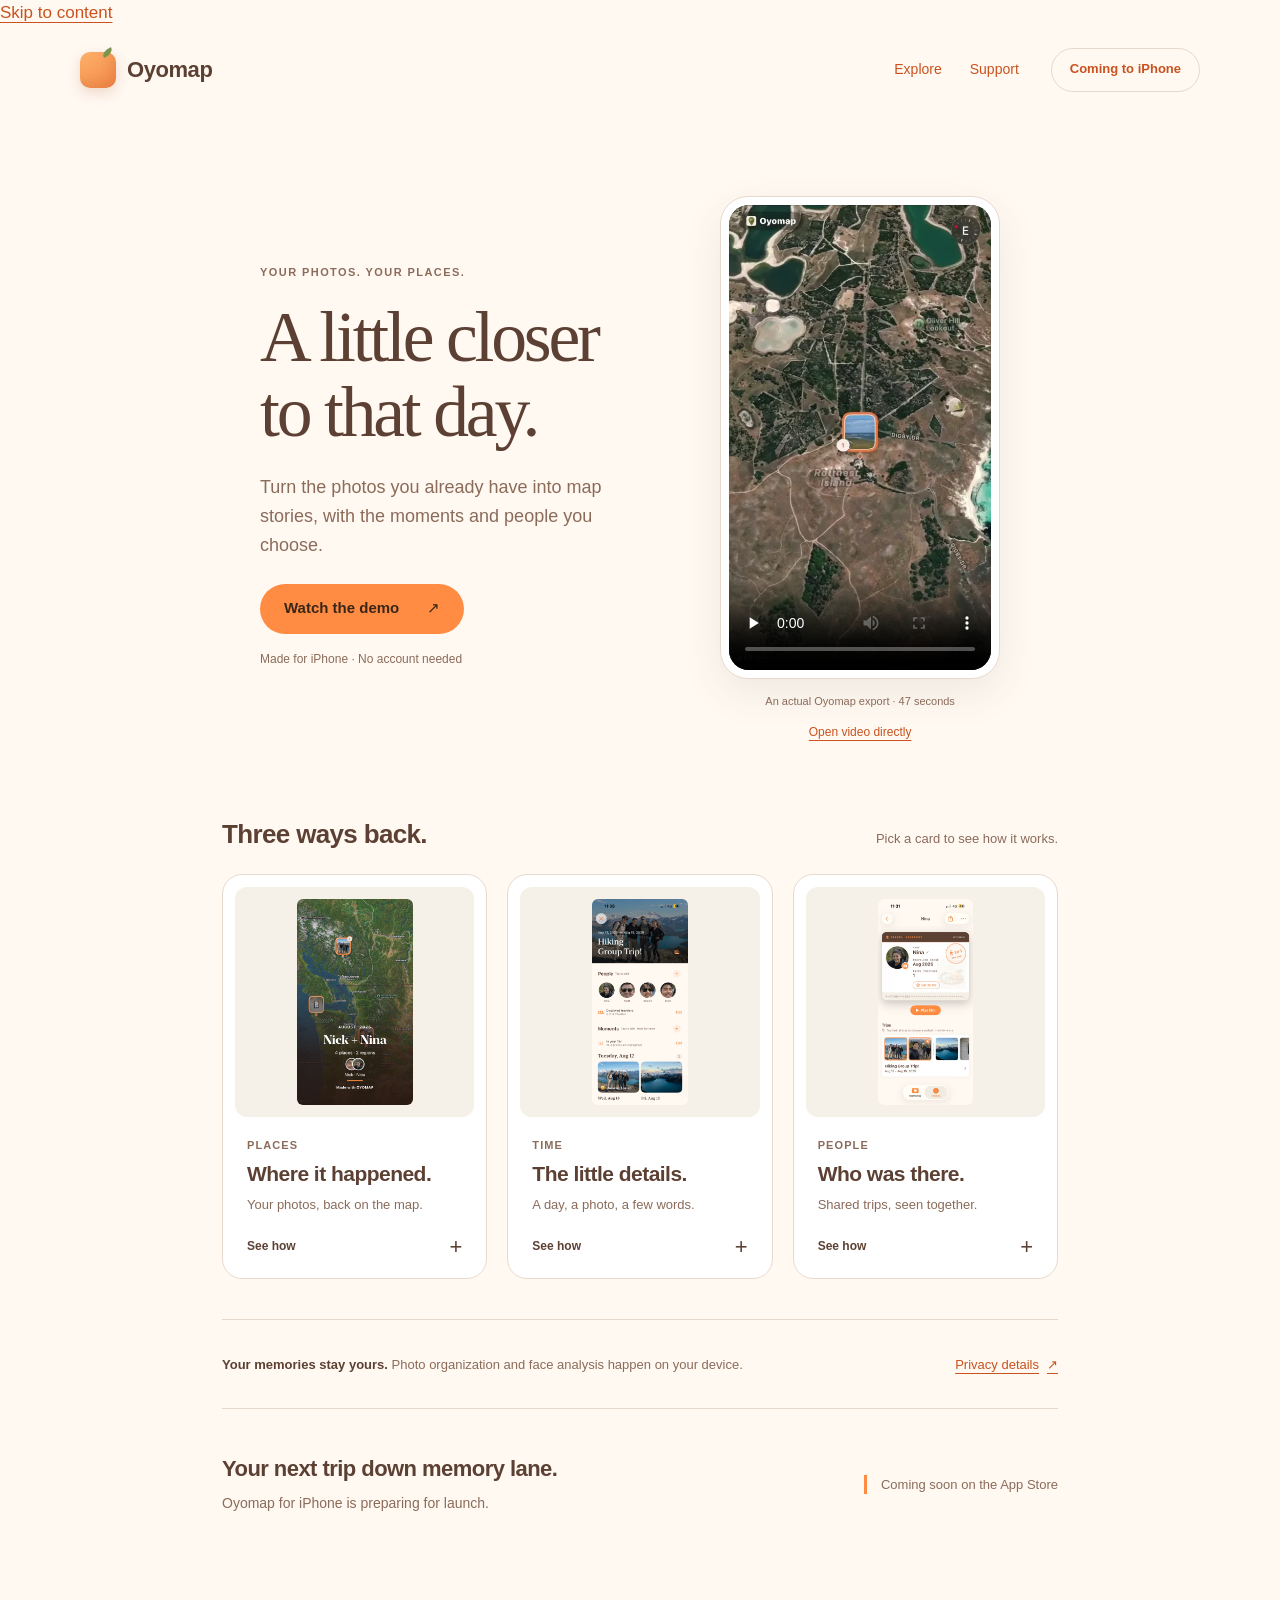
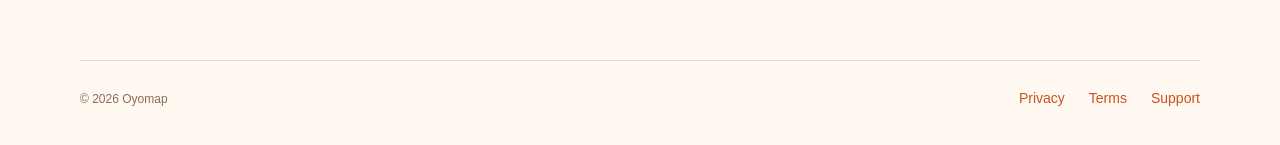
<file: index.html>
<!doctype html>
<html lang="en">
<head>
  <meta charset="utf-8">
  <meta name="viewport" content="width=device-width, initial-scale=1">
  <meta name="description" content="Turn your photos into map stories. Revisit the places, moments, and people you choose with Oyomap for iPhone.">
  <meta name="theme-color" content="#fff9f2">
  <title>Oyomap — A little closer to that day</title>
  <link rel="canonical" href="https://www.oyomap.com/">
  <link rel="stylesheet" href="assets/styles.css">
  <link rel="stylesheet" href="assets/home.css">
  <script src="assets/home.js" defer></script>
</head>
<body class="home">
  <a class="skip-link" href="#main">Skip to content</a>
  <header class="web-header page-width">
    <a class="brand" href="./" aria-label="Oyomap home"><span class="brand-mark" aria-hidden="true"></span><span>Oyomap</span></a>
    <nav aria-label="Primary navigation"><a href="#explore">Explore</a><a href="support/">Support</a></nav>
    <a class="launch-link" href="#launch">Coming to iPhone</a>
  </header>
  <main id="main">
    <section class="hero page-width" aria-labelledby="hero-title">
      <div class="hero-intro">
        <p class="eyebrow">Your photos. Your places.</p>
        <h1 id="hero-title">A little closer<br>to that day.</h1>
        <p class="hero-description">Turn the photos you already have into map stories, with the moments and people you choose.</p>
        <a class="primary-action" href="#demo">Watch the demo <span aria-hidden="true">↗</span></a>
        <p class="hero-note">Made for iPhone · No account needed</p>
      </div>
      <figure class="demo" id="demo">
        <div class="video-shell">
          <video id="product-film" controls playsinline preload="none" poster="assets/oyomap-autoplay-poster.webp" aria-label="Play the 47-second Oyomap map story demo" aria-describedby="demo-caption">
            <source src="assets/oyomap-autoplay.mp4" type="video/mp4">
            <a href="assets/oyomap-autoplay.mp4">Open the demo video</a>.
          </video>
        </div>
        <figcaption id="demo-caption">An actual Oyomap export · 47 seconds</figcaption>
        <p class="video-status" role="status" hidden></p>
        <a class="video-fallback" href="assets/oyomap-autoplay.mp4">Open video directly</a>
      </figure>
    </section>
    <section class="explore page-width" id="explore" aria-labelledby="explore-title">
      <div class="section-heading"><h2 id="explore-title">Three ways back.</h2><p>Pick a card to see how it works.</p></div>
      <div class="feature-grid">
        <details class="feature" id="places">
          <summary><span class="feature-image"><img src="assets/friend-map-card.jpeg" alt="Oyomap export card showing Nick and Nina’s mapped places" width="864" height="1536" loading="lazy"></span><span class="feature-copy"><span class="feature-label">Places</span><span class="feature-title">Where it happened.</span><span class="feature-teaser">Your photos, back on the map.</span><span class="feature-action"><span class="when-closed">See how</span><span class="when-open">Close details</span><span class="plus" aria-hidden="true">+</span></span></span></summary>
          <div class="feature-detail"><h3>Make a map story</h3><ol><li>Choose photos from your camera roll.</li><li>Revisit the places in a moving map story.</li><li>Export a film or a map card to keep or share.</li></ol><a href="assets/friend-map-card.jpeg">View the full map card <span aria-hidden="true">↗</span></a></div>
        </details>
        <details class="feature" id="moments">
          <summary><span class="feature-image"><img src="assets/trip-moments.jpeg" alt="Hiking Group Trip editor with people and photos arranged by day" width="709" height="1536" loading="lazy"></span><span class="feature-copy"><span class="feature-label">Time</span><span class="feature-title">The little details.</span><span class="feature-teaser">A day, a photo, a few words.</span><span class="feature-action"><span class="when-closed">See how</span><span class="when-open">Close details</span><span class="plus" aria-hidden="true">+</span></span></span></summary>
          <div class="feature-detail"><h3>Keep the moments that matter</h3><ol><li>Open your trip and browse its days.</li><li>Tap a photo to add your own words.</li><li>Choose which moments appear in your film.</li></ol><a href="assets/trip-moments.jpeg">View the trip editor <span aria-hidden="true">↗</span></a></div>
        </details>
        <details class="feature" id="people">
          <summary><span class="feature-image"><img src="assets/friend-passport.jpeg" alt="Nina’s travel passport showing one trip together and a hiking trip" width="709" height="1536" loading="lazy"></span><span class="feature-copy"><span class="feature-label">People</span><span class="feature-title">Who was there.</span><span class="feature-teaser">Shared trips, seen together.</span><span class="feature-action"><span class="when-closed">See how</span><span class="when-open">Close details</span><span class="plus" aria-hidden="true">+</span></span></span></summary>
          <div class="feature-detail"><h3>Revisit with a friend</h3><ol><li>Open a person in Friends.</li><li>Browse the trips you shared in their passport.</li><li>Tap Play film to revisit those memories.</li></ol><a href="assets/friend-film.jpeg">View the Friend Film screen <span aria-hidden="true">↗</span></a><img class="detail-screen" src="assets/friend-film.jpeg" alt="Nick + Nina Friend Film preview with Theme and Play controls" width="709" height="1536" loading="lazy"></div>
        </details>
      </div>
    </section>
    <aside class="privacy-strip page-width" id="privacy" aria-label="Privacy"><p><strong>Your memories stay yours.</strong> Photo organization and face analysis happen on your device.</p><a href="privacy/">Privacy details <span aria-hidden="true">↗</span></a></aside>
    <section class="launch page-width" id="launch" aria-labelledby="launch-title"><div><h2 id="launch-title">Your next trip down memory lane.</h2><p>Oyomap for iPhone is preparing for launch.</p></div><span class="launch-status">Coming soon on the App Store</span></section>
  </main>
  <footer class="web-footer page-width"><span>© 2026 Oyomap</span><nav aria-label="Footer navigation"><a href="privacy/">Privacy</a><a href="terms/">Terms</a><a href="support/">Support</a></nav></footer>
</body>
</html>
</file>
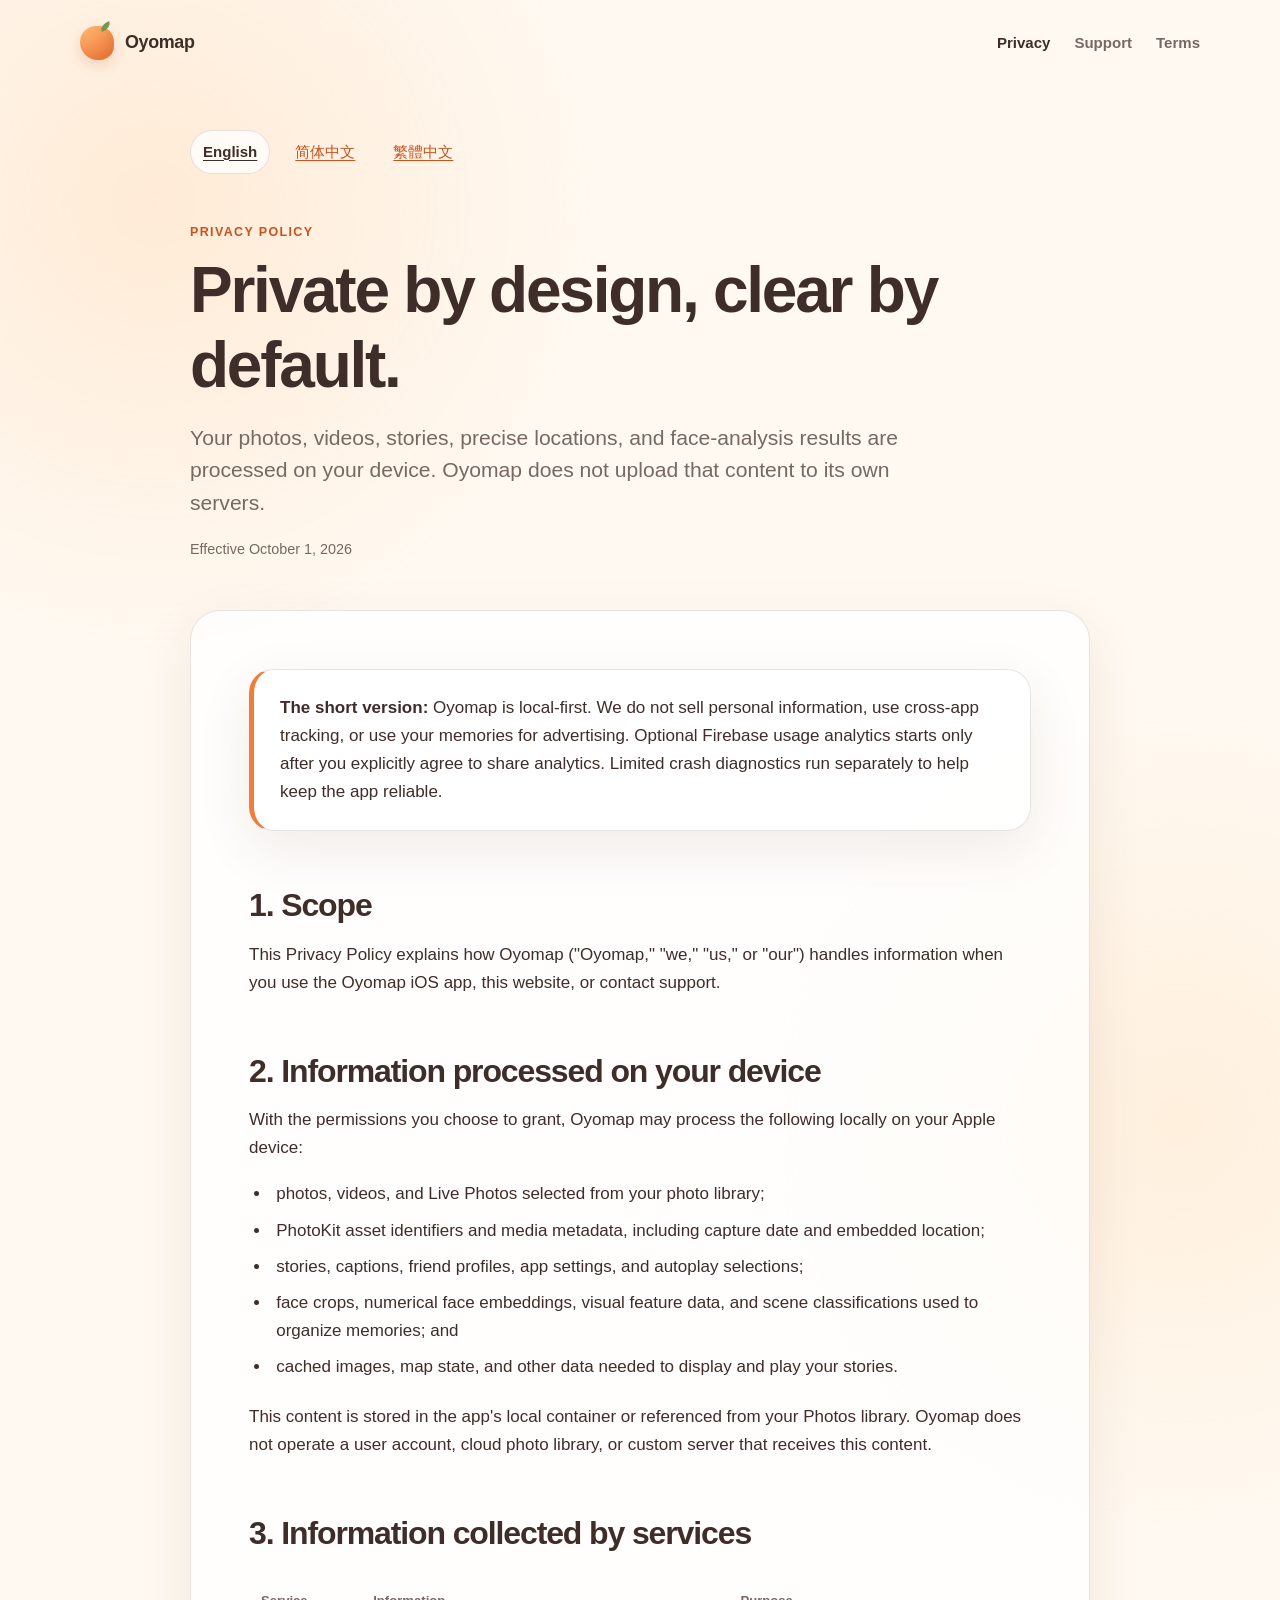
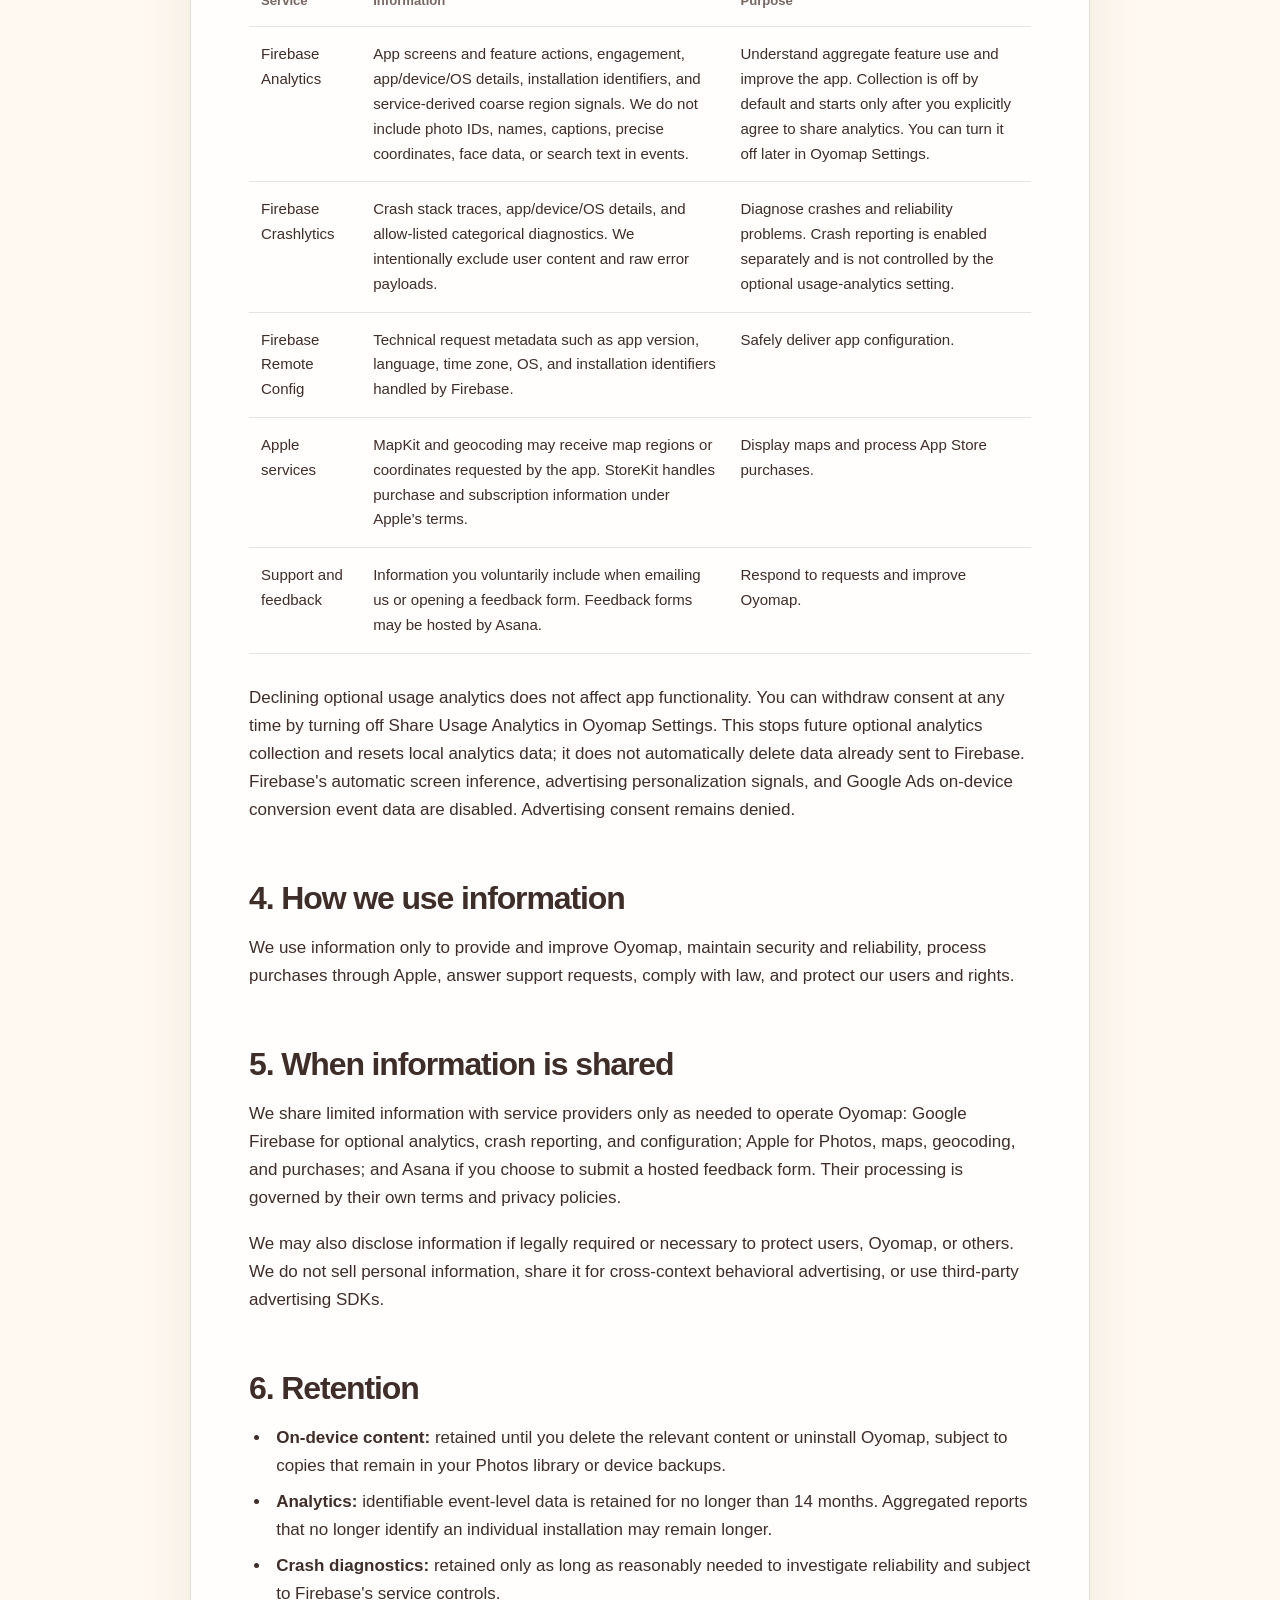
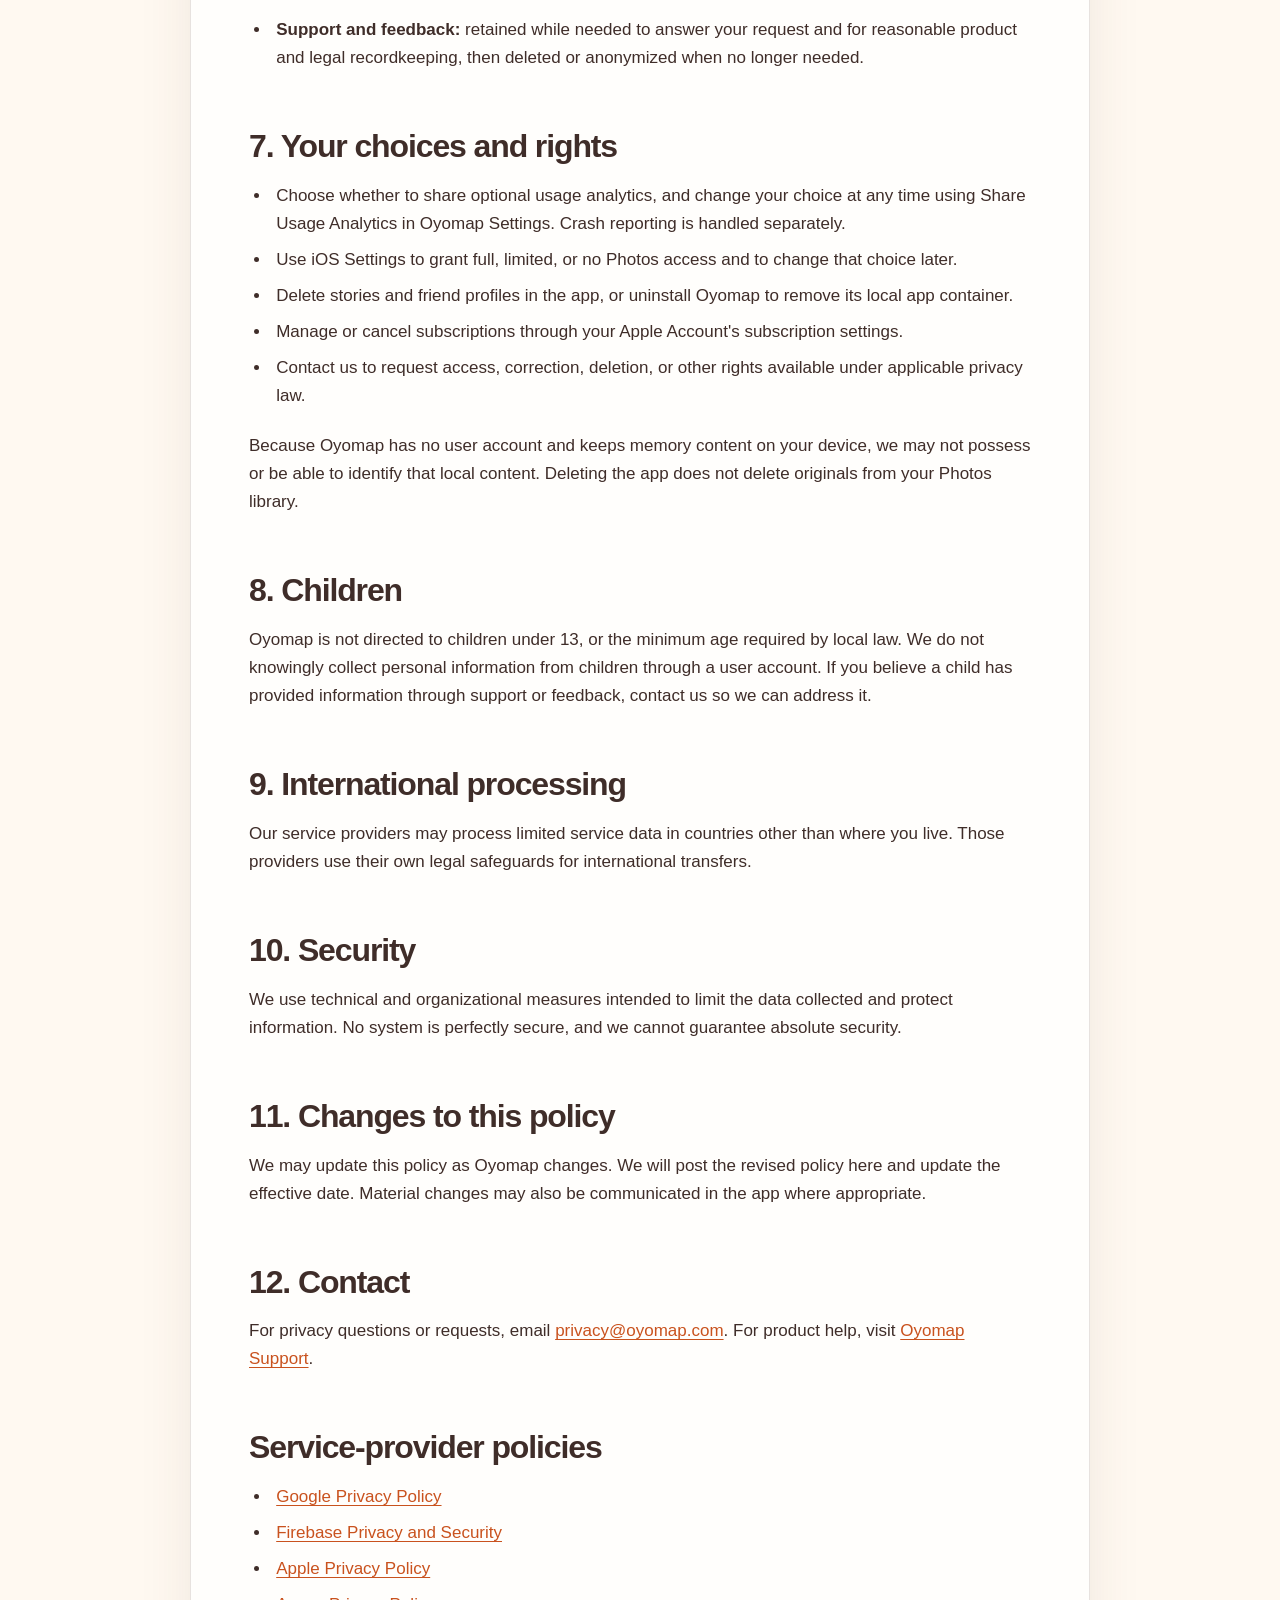
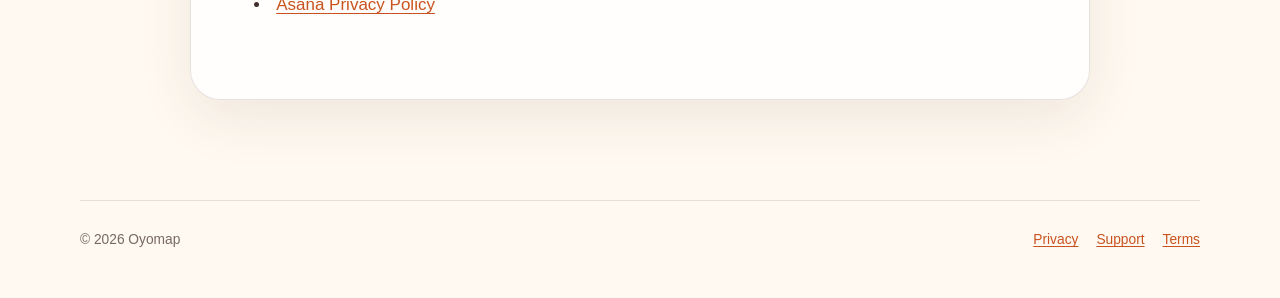
<file: privacy/index.html>
<!DOCTYPE html>
<html lang="en">
<head>
  <meta charset="utf-8">
  <meta name="viewport" content="width=device-width, initial-scale=1">
  <meta name="description" content="Oyomap privacy policy.">
  <title>Privacy Policy — Oyomap</title>
  <link rel="canonical" href="https://www.oyomap.com/privacy/">
  <link rel="alternate" hreflang="en" href="https://www.oyomap.com/privacy/">
  <link rel="alternate" hreflang="zh-Hans" href="https://www.oyomap.com/privacy/zh-Hans/">
  <link rel="alternate" hreflang="zh-Hant" href="https://www.oyomap.com/privacy/zh-Hant/">
  <link rel="alternate" hreflang="x-default" href="https://www.oyomap.com/privacy/">
  <link rel="stylesheet" href="../assets/styles.css">
</head>
<body>
  <header class="site-header">
    <a class="brand" href="../" aria-label="Oyomap legal and support home">
      <span class="brand-mark" aria-hidden="true"></span>
      <span>Oyomap</span>
    </a>
    <nav class="site-nav" aria-label="Legal navigation">
      <a href="./" aria-current="page">Privacy</a>
      <a href="../support/">Support</a>
      <a href="../terms/">Terms</a>
    </nav>
  </header>

  <main class="legal-page">
    <nav class="language-nav" aria-label="Policy language">
      <a href="./" lang="en" hreflang="en" aria-current="page">English</a>
      <a href="./zh-Hans/" lang="zh-Hans" hreflang="zh-Hans">简体中文</a>
      <a href="./zh-Hant/" lang="zh-Hant" hreflang="zh-Hant">繁體中文</a>
    </nav>
    <section class="hero">
      <p class="eyebrow">Privacy Policy</p>
      <h1>Private by design, clear by default.</h1>
      <p class="lead">Your photos, videos, stories, precise locations, and face-analysis results are processed on your device. Oyomap does not upload that content to its own servers.</p>
      <p class="meta">Effective October 1, 2026</p>
    </section>

    <article class="legal-body">
      <div class="callout">
        <p><strong>The short version:</strong> Oyomap is local-first. We do not sell personal information, use cross-app tracking, or use your memories for advertising. Optional Firebase usage analytics starts only after you explicitly agree to share analytics. Limited crash diagnostics run separately to help keep the app reliable.</p>
      </div>

      <h2>1. Scope</h2>
      <p>This Privacy Policy explains how Oyomap ("Oyomap," "we," "us," or "our") handles information when you use the Oyomap iOS app, this website, or contact support.</p>

      <h2>2. Information processed on your device</h2>
      <p>With the permissions you choose to grant, Oyomap may process the following locally on your Apple device:</p>
      <ul>
        <li>photos, videos, and Live Photos selected from your photo library;</li>
        <li>PhotoKit asset identifiers and media metadata, including capture date and embedded location;</li>
        <li>stories, captions, friend profiles, app settings, and autoplay selections;</li>
        <li>face crops, numerical face embeddings, visual feature data, and scene classifications used to organize memories; and</li>
        <li>cached images, map state, and other data needed to display and play your stories.</li>
      </ul>
      <p>This content is stored in the app's local container or referenced from your Photos library. Oyomap does not operate a user account, cloud photo library, or custom server that receives this content.</p>

      <h2>3. Information collected by services</h2>
      <table class="data-table">
        <thead>
          <tr><th>Service</th><th>Information</th><th>Purpose</th></tr>
        </thead>
        <tbody>
          <tr>
            <td data-label="Service">Firebase Analytics</td>
            <td data-label="Information">App screens and feature actions, engagement, app/device/OS details, installation identifiers, and service-derived coarse region signals. We do not include photo IDs, names, captions, precise coordinates, face data, or search text in events.</td>
            <td data-label="Purpose">Understand aggregate feature use and improve the app. Collection is off by default and starts only after you explicitly agree to share analytics. You can turn it off later in Oyomap Settings.</td>
          </tr>
          <tr>
            <td data-label="Service">Firebase Crashlytics</td>
            <td data-label="Information">Crash stack traces, app/device/OS details, and allow-listed categorical diagnostics. We intentionally exclude user content and raw error payloads.</td>
            <td data-label="Purpose">Diagnose crashes and reliability problems. Crash reporting is enabled separately and is not controlled by the optional usage-analytics setting.</td>
          </tr>
          <tr>
            <td data-label="Service">Firebase Remote Config</td>
            <td data-label="Information">Technical request metadata such as app version, language, time zone, OS, and installation identifiers handled by Firebase.</td>
            <td data-label="Purpose">Safely deliver app configuration.</td>
          </tr>
          <tr>
            <td data-label="Service">Apple services</td>
            <td data-label="Information">MapKit and geocoding may receive map regions or coordinates requested by the app. StoreKit handles purchase and subscription information under Apple's terms.</td>
            <td data-label="Purpose">Display maps and process App Store purchases.</td>
          </tr>
          <tr>
            <td data-label="Service">Support and feedback</td>
            <td data-label="Information">Information you voluntarily include when emailing us or opening a feedback form. Feedback forms may be hosted by Asana.</td>
            <td data-label="Purpose">Respond to requests and improve Oyomap.</td>
          </tr>
        </tbody>
      </table>
      <p>Declining optional usage analytics does not affect app functionality. You can withdraw consent at any time by turning off Share Usage Analytics in Oyomap Settings. This stops future optional analytics collection and resets local analytics data; it does not automatically delete data already sent to Firebase. Firebase's automatic screen inference, advertising personalization signals, and Google Ads on-device conversion event data are disabled. Advertising consent remains denied.</p>

      <h2>4. How we use information</h2>
      <p>We use information only to provide and improve Oyomap, maintain security and reliability, process purchases through Apple, answer support requests, comply with law, and protect our users and rights.</p>

      <h2>5. When information is shared</h2>
      <p>We share limited information with service providers only as needed to operate Oyomap: Google Firebase for optional analytics, crash reporting, and configuration; Apple for Photos, maps, geocoding, and purchases; and Asana if you choose to submit a hosted feedback form. Their processing is governed by their own terms and privacy policies.</p>
      <p>We may also disclose information if legally required or necessary to protect users, Oyomap, or others. We do not sell personal information, share it for cross-context behavioral advertising, or use third-party advertising SDKs.</p>

      <h2>6. Retention</h2>
      <ul>
        <li><strong>On-device content:</strong> retained until you delete the relevant content or uninstall Oyomap, subject to copies that remain in your Photos library or device backups.</li>
        <li><strong>Analytics:</strong> identifiable event-level data is retained for no longer than 14 months. Aggregated reports that no longer identify an individual installation may remain longer.</li>
        <li><strong>Crash diagnostics:</strong> retained only as long as reasonably needed to investigate reliability and subject to Firebase's service controls.</li>
        <li><strong>Support and feedback:</strong> retained while needed to answer your request and for reasonable product and legal recordkeeping, then deleted or anonymized when no longer needed.</li>
      </ul>

      <h2>7. Your choices and rights</h2>
      <ul>
        <li>Choose whether to share optional usage analytics, and change your choice at any time using Share Usage Analytics in Oyomap Settings. Crash reporting is handled separately.</li>
        <li>Use iOS Settings to grant full, limited, or no Photos access and to change that choice later.</li>
        <li>Delete stories and friend profiles in the app, or uninstall Oyomap to remove its local app container.</li>
        <li>Manage or cancel subscriptions through your Apple Account's subscription settings.</li>
        <li>Contact us to request access, correction, deletion, or other rights available under applicable privacy law.</li>
      </ul>
      <p>Because Oyomap has no user account and keeps memory content on your device, we may not possess or be able to identify that local content. Deleting the app does not delete originals from your Photos library.</p>

      <h2>8. Children</h2>
      <p>Oyomap is not directed to children under 13, or the minimum age required by local law. We do not knowingly collect personal information from children through a user account. If you believe a child has provided information through support or feedback, contact us so we can address it.</p>

      <h2>9. International processing</h2>
      <p>Our service providers may process limited service data in countries other than where you live. Those providers use their own legal safeguards for international transfers.</p>

      <h2>10. Security</h2>
      <p>We use technical and organizational measures intended to limit the data collected and protect information. No system is perfectly secure, and we cannot guarantee absolute security.</p>

      <h2>11. Changes to this policy</h2>
      <p>We may update this policy as Oyomap changes. We will post the revised policy here and update the effective date. Material changes may also be communicated in the app where appropriate.</p>

      <h2>12. Contact</h2>
      <p>For privacy questions or requests, email <a href="mailto:privacy@oyomap.com">privacy@oyomap.com</a>. For product help, visit <a href="../support/">Oyomap Support</a>.</p>

      <h2>Service-provider policies</h2>
      <ul>
        <li><a href="https://policies.google.com/privacy">Google Privacy Policy</a></li>
        <li><a href="https://firebase.google.com/support/privacy">Firebase Privacy and Security</a></li>
        <li><a href="https://www.apple.com/legal/privacy/">Apple Privacy Policy</a></li>
        <li><a href="https://asana.com/terms#privacy-policy">Asana Privacy Policy</a></li>
      </ul>
    </article>
  </main>

  <footer class="site-footer">
    <span>© 2026 Oyomap</span>
    <nav class="footer-links" aria-label="Footer navigation">
      <a href="./">Privacy</a><a href="../support/">Support</a><a href="../terms/">Terms</a>
    </nav>
  </footer>
</body>
</html>
</file>
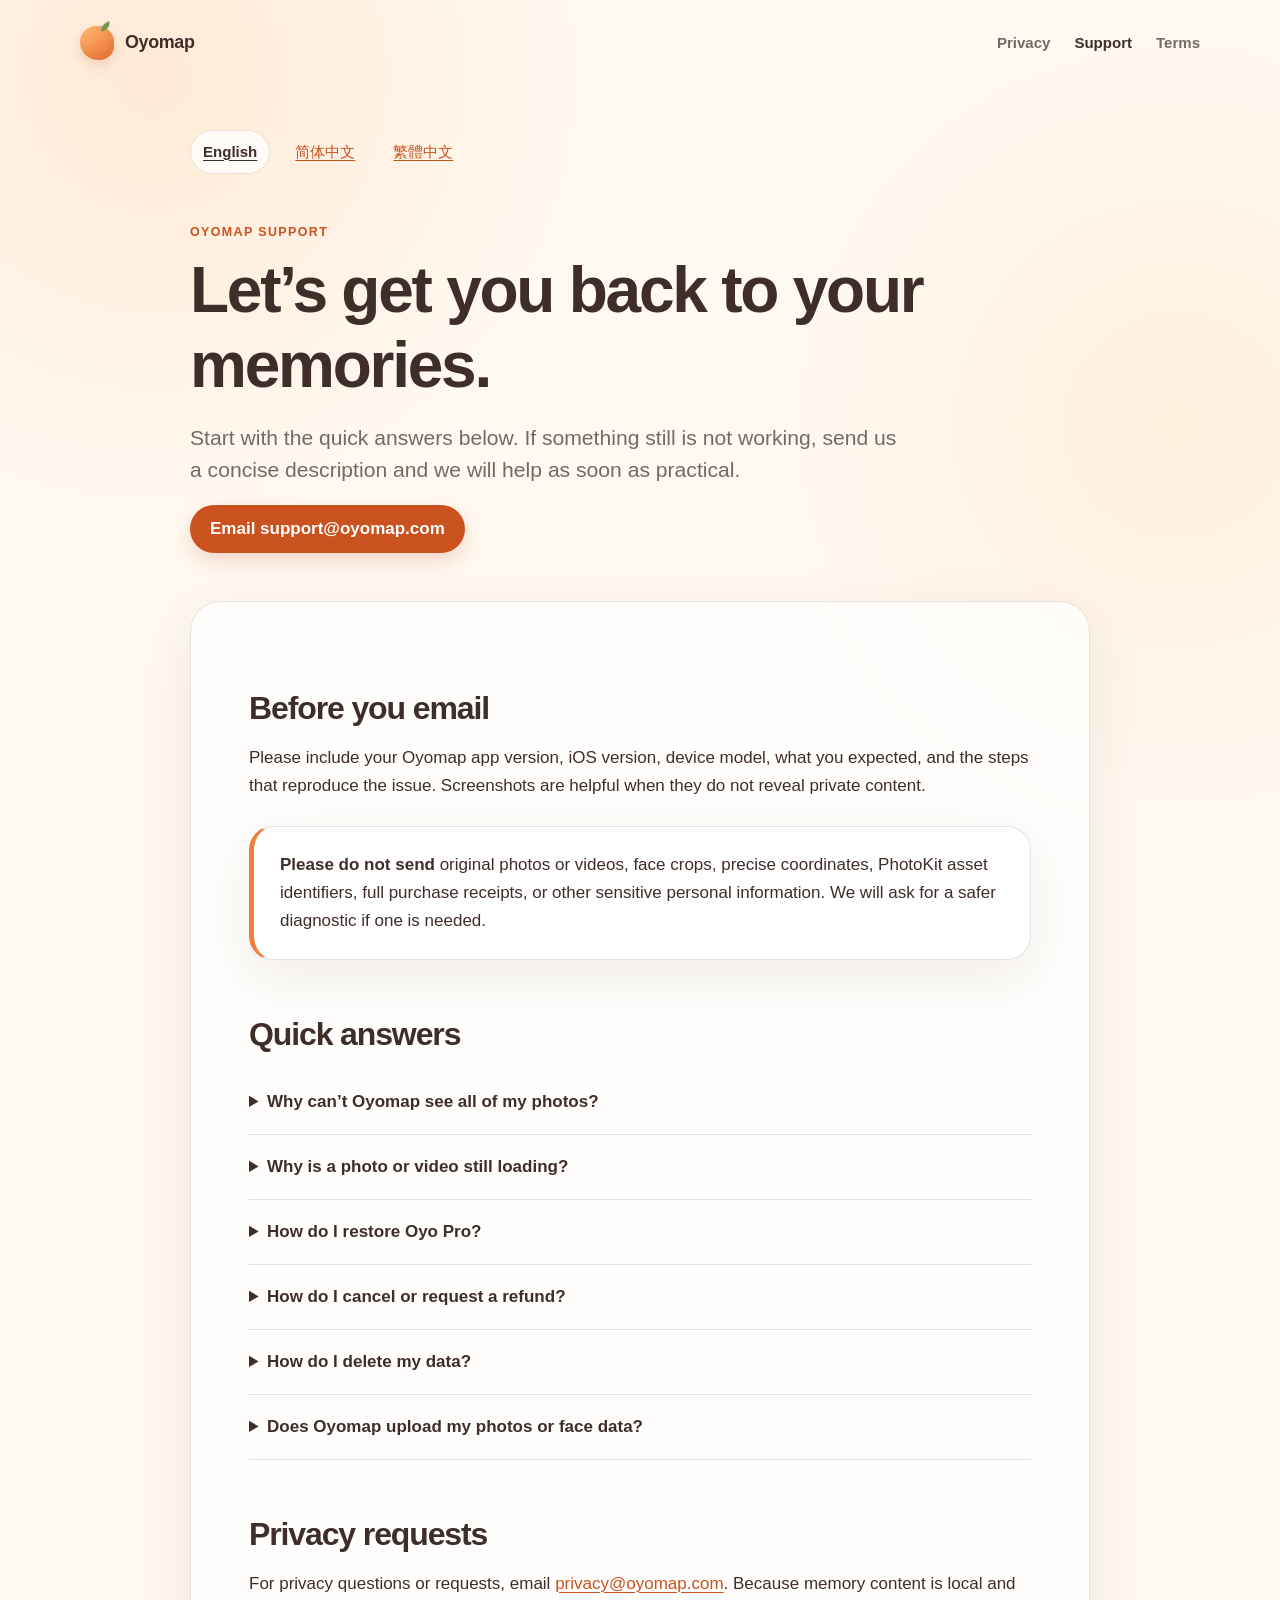
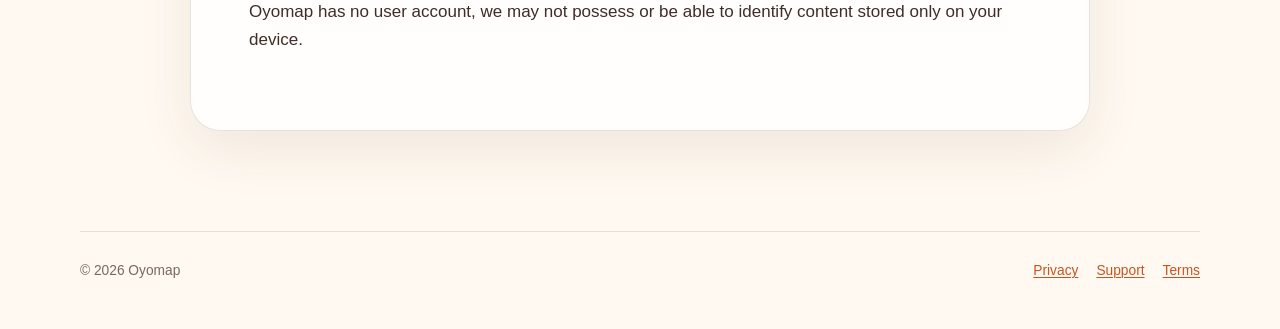
<file: support/index.html>
<!DOCTYPE html>
<html lang="en">
<head>
  <meta charset="utf-8">
  <meta name="viewport" content="width=device-width, initial-scale=1">
  <meta name="description" content="Help and support for the Oyomap iOS app.">
  <title>Support — Oyomap</title>
  <link rel="canonical" href="https://www.oyomap.com/support/">
  <link rel="alternate" hreflang="en" href="https://www.oyomap.com/support/">
  <link rel="alternate" hreflang="zh-Hans" href="https://www.oyomap.com/support/zh-Hans/">
  <link rel="alternate" hreflang="zh-Hant" href="https://www.oyomap.com/support/zh-Hant/">
  <link rel="alternate" hreflang="x-default" href="https://www.oyomap.com/support/">
  <link rel="stylesheet" href="../assets/styles.css">
</head>
<body>
  <header class="site-header">
    <a class="brand" href="../" aria-label="Oyomap legal and support home">
      <span class="brand-mark" aria-hidden="true"></span>
      <span>Oyomap</span>
    </a>
    <nav class="site-nav" aria-label="Legal navigation">
      <a href="../privacy/">Privacy</a>
      <a href="./" aria-current="page">Support</a>
      <a href="../terms/">Terms</a>
    </nav>
  </header>

  <main class="legal-page">
    <nav class="language-nav" aria-label="Support language">
      <a href="./" lang="en" hreflang="en" aria-current="page">English</a>
      <a href="./zh-Hans/" lang="zh-Hans" hreflang="zh-Hans">简体中文</a>
      <a href="./zh-Hant/" lang="zh-Hant" hreflang="zh-Hant">繁體中文</a>
    </nav>
    <section class="hero">
      <p class="eyebrow">Oyomap Support</p>
      <h1>Let’s get you back to your memories.</h1>
      <p class="lead">Start with the quick answers below. If something still is not working, send us a concise description and we will help as soon as practical.</p>
      <p><a class="button" href="mailto:support@oyomap.com?subject=Oyomap%20Support">Email support@oyomap.com</a></p>
    </section>

    <article class="legal-body">
      <h2>Before you email</h2>
      <p>Please include your Oyomap app version, iOS version, device model, what you expected, and the steps that reproduce the issue. Screenshots are helpful when they do not reveal private content.</p>
      <div class="callout">
        <p><strong>Please do not send</strong> original photos or videos, face crops, precise coordinates, PhotoKit asset identifiers, full purchase receipts, or other sensitive personal information. We will ask for a safer diagnostic if one is needed.</p>
      </div>

      <h2>Quick answers</h2>
      <details>
        <summary>Why can’t Oyomap see all of my photos?</summary>
        <p>Open iOS Settings → Apps → Oyomap → Photos. You can grant Full Access or add the missing items to Limited Access. Oyomap will not silently remove inaccessible photos from an existing story.</p>
      </details>
      <details>
        <summary>Why is a photo or video still loading?</summary>
        <p>If the original is stored in iCloud, iOS may need to download it. Keep the device online and the app in the foreground, then try again. Network conditions and iCloud availability can affect the wait.</p>
      </details>
      <details>
        <summary>How do I restore Oyo Pro?</summary>
        <p>Open the Oyo Pro screen and choose Restore Purchases. You must be signed in to the same Apple Account that made the purchase. You can also view the subscription under iOS Settings → your name → Subscriptions.</p>
      </details>
      <details>
        <summary>How do I cancel or request a refund?</summary>
        <p>Apple manages billing, cancellations, and refunds. Manage a subscription in your Apple Account settings. For refund requests, visit <a href="https://reportaproblem.apple.com/">reportaproblem.apple.com</a>.</p>
      </details>
      <details>
        <summary>How do I delete my data?</summary>
        <p>Delete individual stories or friend profiles inside Oyomap. Uninstalling the app removes its local app container, subject to device backups. Your original photos and videos remain in your Photos library unless you delete them there.</p>
      </details>
      <details>
        <summary>Does Oyomap upload my photos or face data?</summary>
        <p>No. Oyomap processes memories and face-analysis results on your device and does not upload that content to an Oyomap server. See the <a href="../privacy/">Privacy Policy</a> for details about optional usage analytics and separate crash diagnostics.</p>
      </details>

      <h2>Privacy requests</h2>
      <p>For privacy questions or requests, email <a href="mailto:privacy@oyomap.com">privacy@oyomap.com</a>. Because memory content is local and Oyomap has no user account, we may not possess or be able to identify content stored only on your device.</p>
    </article>
  </main>

  <footer class="site-footer">
    <span>© 2026 Oyomap</span>
    <nav class="footer-links" aria-label="Footer navigation">
      <a href="../privacy/">Privacy</a><a href="./">Support</a><a href="../terms/">Terms</a>
    </nav>
  </footer>
</body>
</html>
</file>
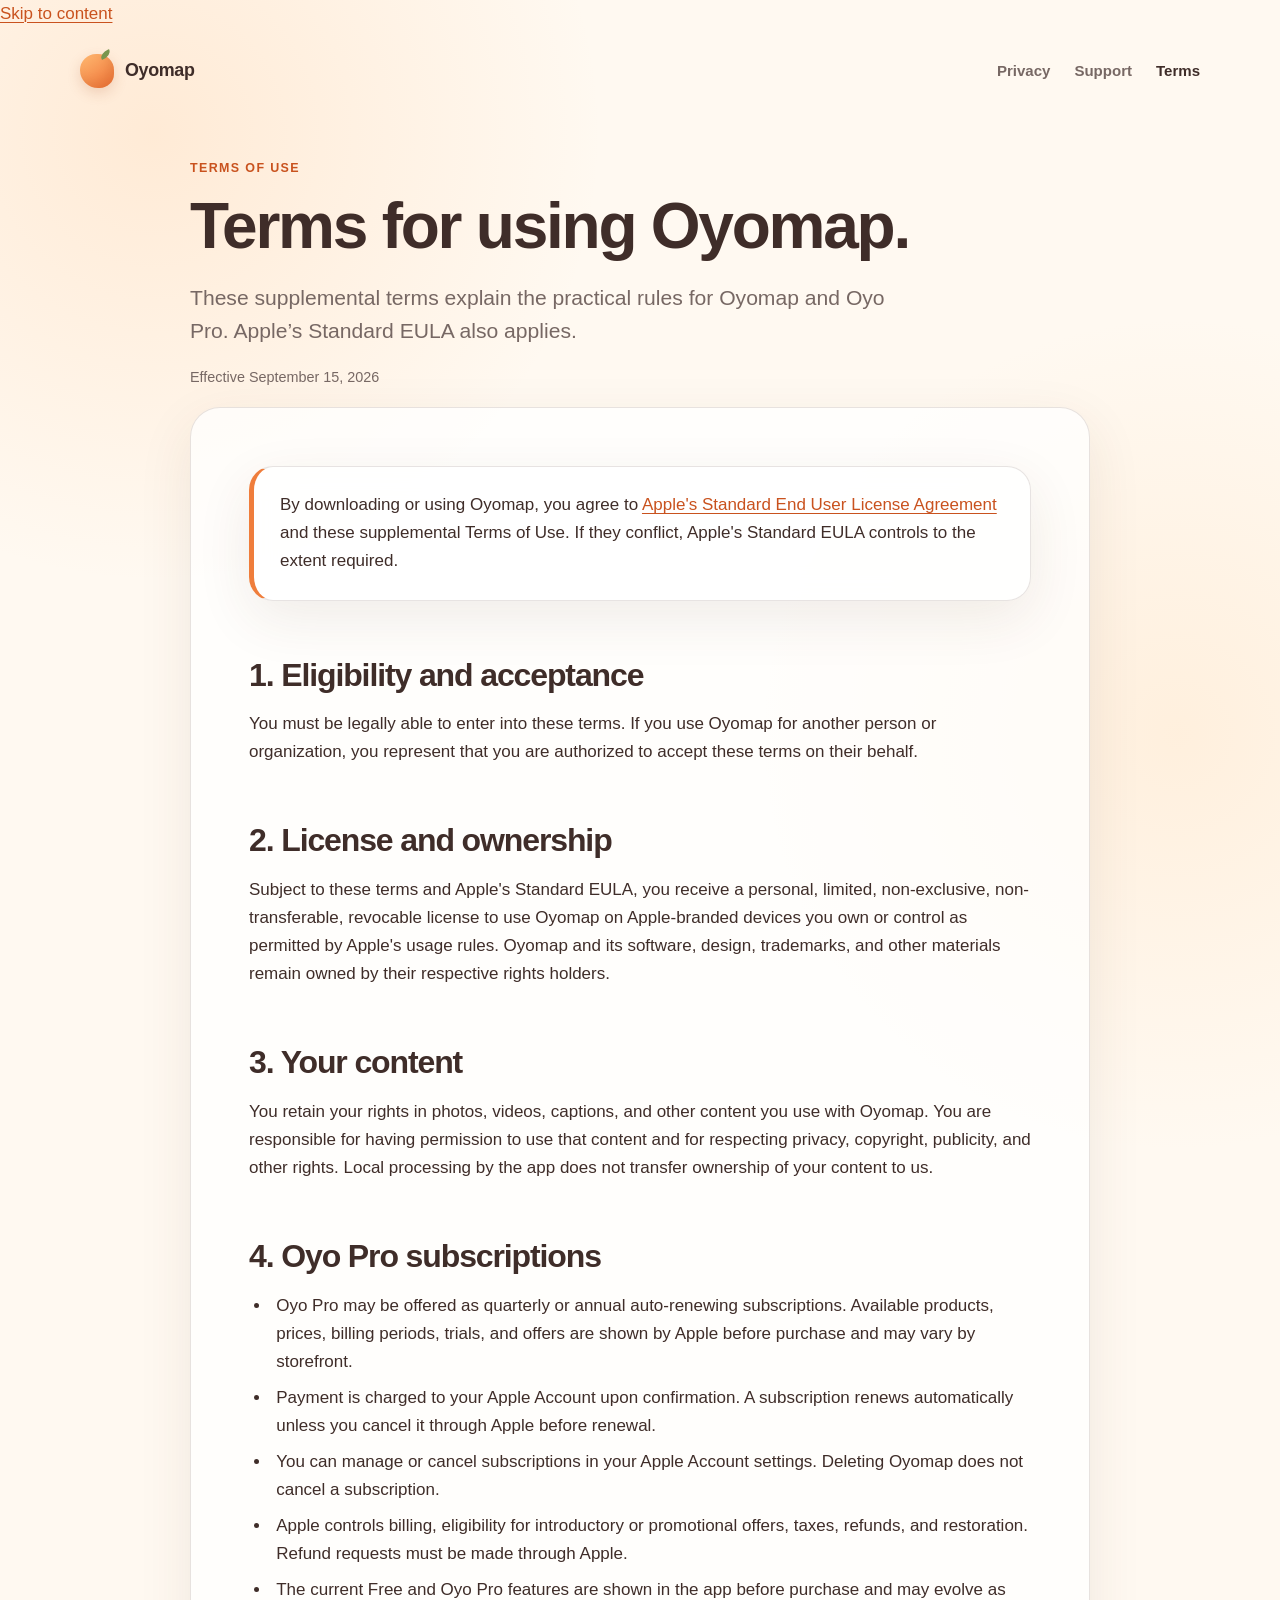
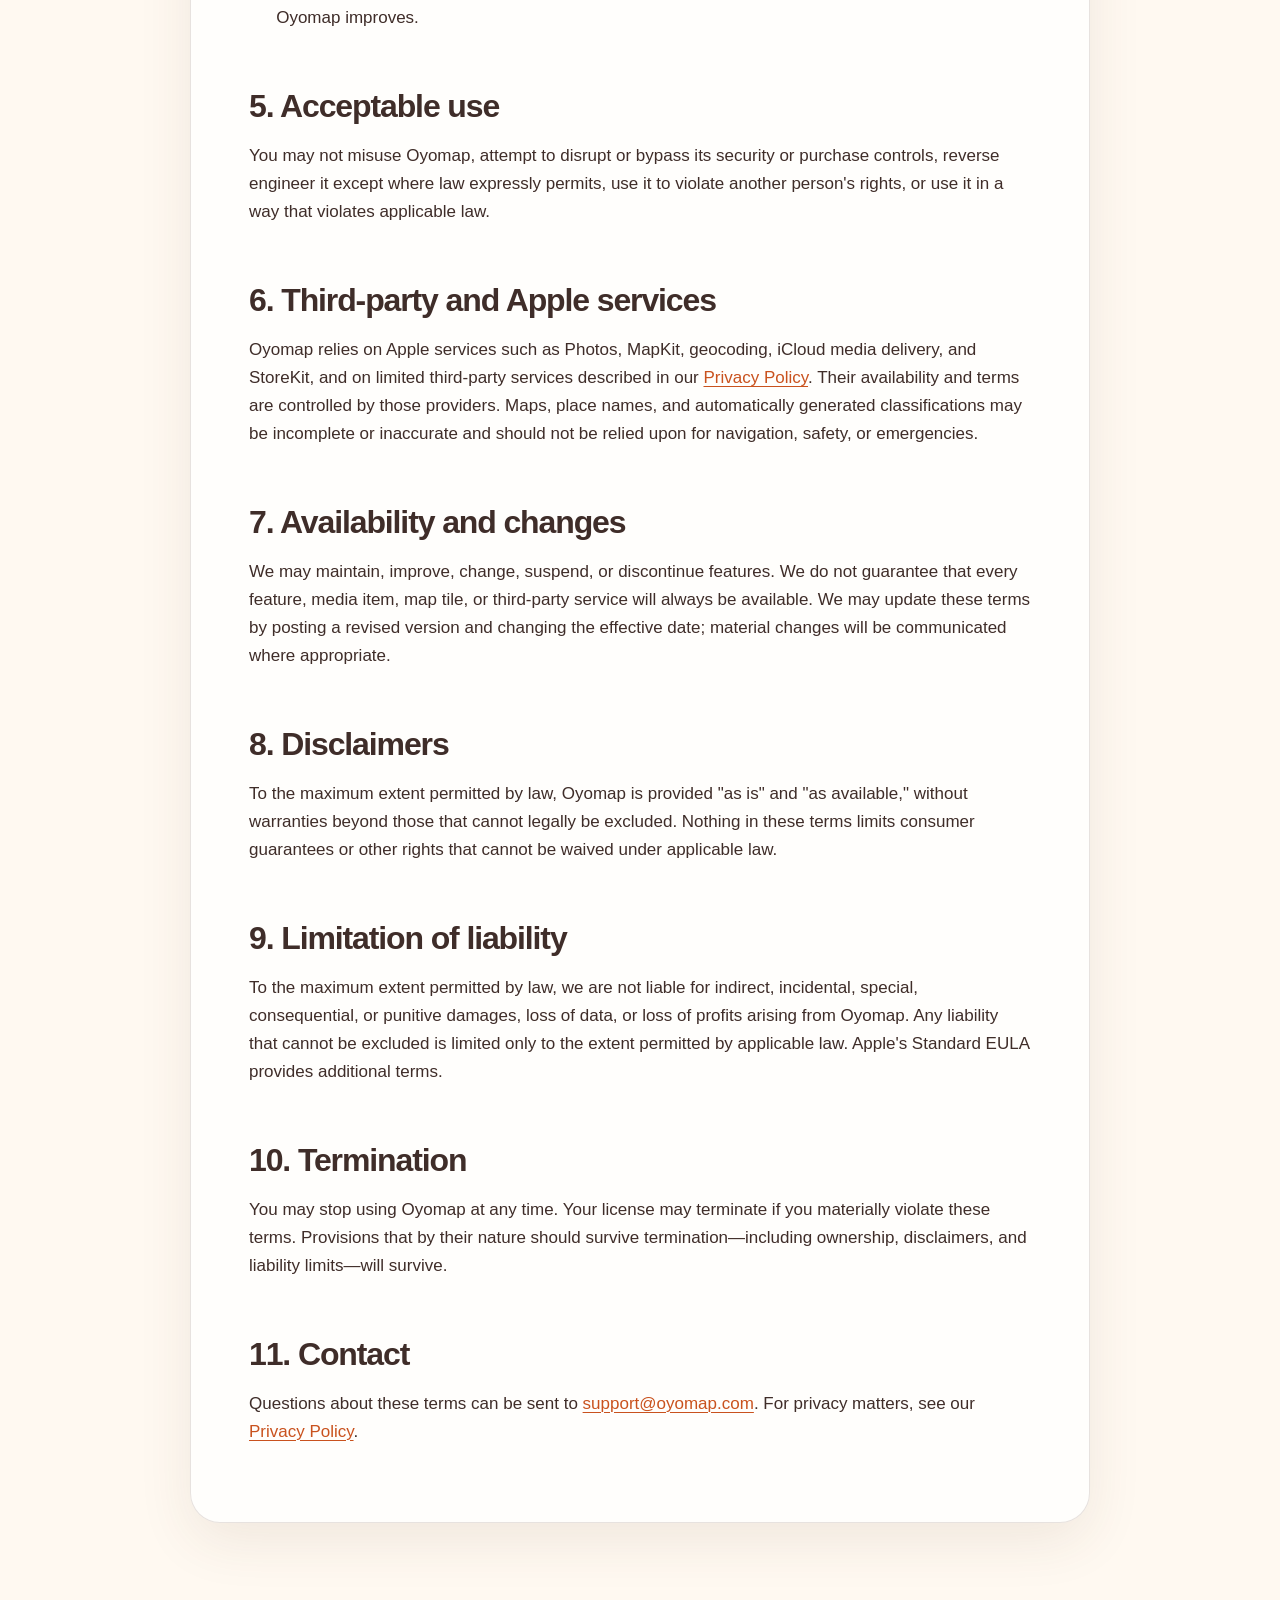
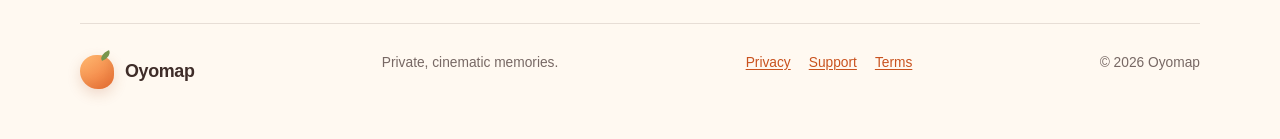
<file: terms/index.html>
<!doctype html>
<html lang="en"><head><meta charset="utf-8"><meta name="viewport" content="width=device-width, initial-scale=1"><meta name="description" content="Terms of use for the Oyomap iOS app."><meta name="theme-color" content="#fff8ef"><title>Terms of Use — Oyomap</title><link rel="canonical" href="https://www.oyomap.com/terms/"><link rel="icon" type="image/svg+xml" href="data:image/svg+xml,%3Csvg xmlns='http://www.w3.org/2000/svg' viewBox='0 0 64 64'%3E%3Crect width='64' height='64' rx='18' fill='%23F47C48'/%3E%3Cpath d='M17 34c0-10 7-18 16-18 8 0 14 5 14 13 0 12-14 22-14 22S17 43 17 34Z' fill='%23FFF8EF'/%3E%3Ccircle cx='33' cy='29' r='6' fill='%23F47C48'/%3E%3C/svg%3E"><link rel="stylesheet" href="../assets/styles.css"></head>
<body><a class="skip-link" href="#main">Skip to content</a><header class="site-header"><a class="brand" href="../" aria-label="Oyomap home"><span class="brand-mark"></span><span>Oyomap</span></a><nav class="site-nav" aria-label="Legal navigation"><a href="../privacy/">Privacy</a><a href="../support/">Support</a><a href="./" aria-current="page">Terms</a></nav></header>
<main class="legal-page" id="main"><section class="legal-hero"><p class="eyebrow">Terms of Use</p><h1>Terms for using Oyomap.</h1><p class="lead">These supplemental terms explain the practical rules for Oyomap and Oyo Pro. Apple’s Standard EULA also applies.</p><p class="meta">Effective September 15, 2026</p></section>
<article class="legal-body"><div class="callout"><p>By downloading or using Oyomap, you agree to <a href="https://www.apple.com/legal/internet-services/itunes/dev/stdeula/">Apple's Standard End User License Agreement</a> and these supplemental Terms of Use. If they conflict, Apple's Standard EULA controls to the extent required.</p></div>
<h2>1. Eligibility and acceptance</h2><p>You must be legally able to enter into these terms. If you use Oyomap for another person or organization, you represent that you are authorized to accept these terms on their behalf.</p>
<h2>2. License and ownership</h2><p>Subject to these terms and Apple's Standard EULA, you receive a personal, limited, non-exclusive, non-transferable, revocable license to use Oyomap on Apple-branded devices you own or control as permitted by Apple's usage rules. Oyomap and its software, design, trademarks, and other materials remain owned by their respective rights holders.</p>
<h2>3. Your content</h2><p>You retain your rights in photos, videos, captions, and other content you use with Oyomap. You are responsible for having permission to use that content and for respecting privacy, copyright, publicity, and other rights. Local processing by the app does not transfer ownership of your content to us.</p>
<h2>4. Oyo Pro subscriptions</h2><ul><li>Oyo Pro may be offered as quarterly or annual auto-renewing subscriptions. Available products, prices, billing periods, trials, and offers are shown by Apple before purchase and may vary by storefront.</li><li>Payment is charged to your Apple Account upon confirmation. A subscription renews automatically unless you cancel it through Apple before renewal.</li><li>You can manage or cancel subscriptions in your Apple Account settings. Deleting Oyomap does not cancel a subscription.</li><li>Apple controls billing, eligibility for introductory or promotional offers, taxes, refunds, and restoration. Refund requests must be made through Apple.</li><li>The current Free and Oyo Pro features are shown in the app before purchase and may evolve as Oyomap improves.</li></ul>
<h2>5. Acceptable use</h2><p>You may not misuse Oyomap, attempt to disrupt or bypass its security or purchase controls, reverse engineer it except where law expressly permits, use it to violate another person's rights, or use it in a way that violates applicable law.</p>
<h2>6. Third-party and Apple services</h2><p>Oyomap relies on Apple services such as Photos, MapKit, geocoding, iCloud media delivery, and StoreKit, and on limited third-party services described in our <a href="../privacy/">Privacy Policy</a>. Their availability and terms are controlled by those providers. Maps, place names, and automatically generated classifications may be incomplete or inaccurate and should not be relied upon for navigation, safety, or emergencies.</p>
<h2>7. Availability and changes</h2><p>We may maintain, improve, change, suspend, or discontinue features. We do not guarantee that every feature, media item, map tile, or third-party service will always be available. We may update these terms by posting a revised version and changing the effective date; material changes will be communicated where appropriate.</p>
<h2>8. Disclaimers</h2><p>To the maximum extent permitted by law, Oyomap is provided "as is" and "as available," without warranties beyond those that cannot legally be excluded. Nothing in these terms limits consumer guarantees or other rights that cannot be waived under applicable law.</p>
<h2>9. Limitation of liability</h2><p>To the maximum extent permitted by law, we are not liable for indirect, incidental, special, consequential, or punitive damages, loss of data, or loss of profits arising from Oyomap. Any liability that cannot be excluded is limited only to the extent permitted by applicable law. Apple's Standard EULA provides additional terms.</p>
<h2>10. Termination</h2><p>You may stop using Oyomap at any time. Your license may terminate if you materially violate these terms. Provisions that by their nature should survive termination—including ownership, disclaimers, and liability limits—will survive.</p>
<h2>11. Contact</h2><p>Questions about these terms can be sent to <a href="mailto:support@oyomap.com">support@oyomap.com</a>. For privacy matters, see our <a href="../privacy/">Privacy Policy</a>.</p></article></main>
<footer class="site-footer"><a class="brand small" href="../"><span class="brand-mark"></span><span>Oyomap</span></a><p>Private, cinematic memories.</p><nav class="footer-links"><a href="../privacy/">Privacy</a><a href="../support/">Support</a><a href="./">Terms</a></nav><span>© 2026 Oyomap</span></footer></body></html>
</file>
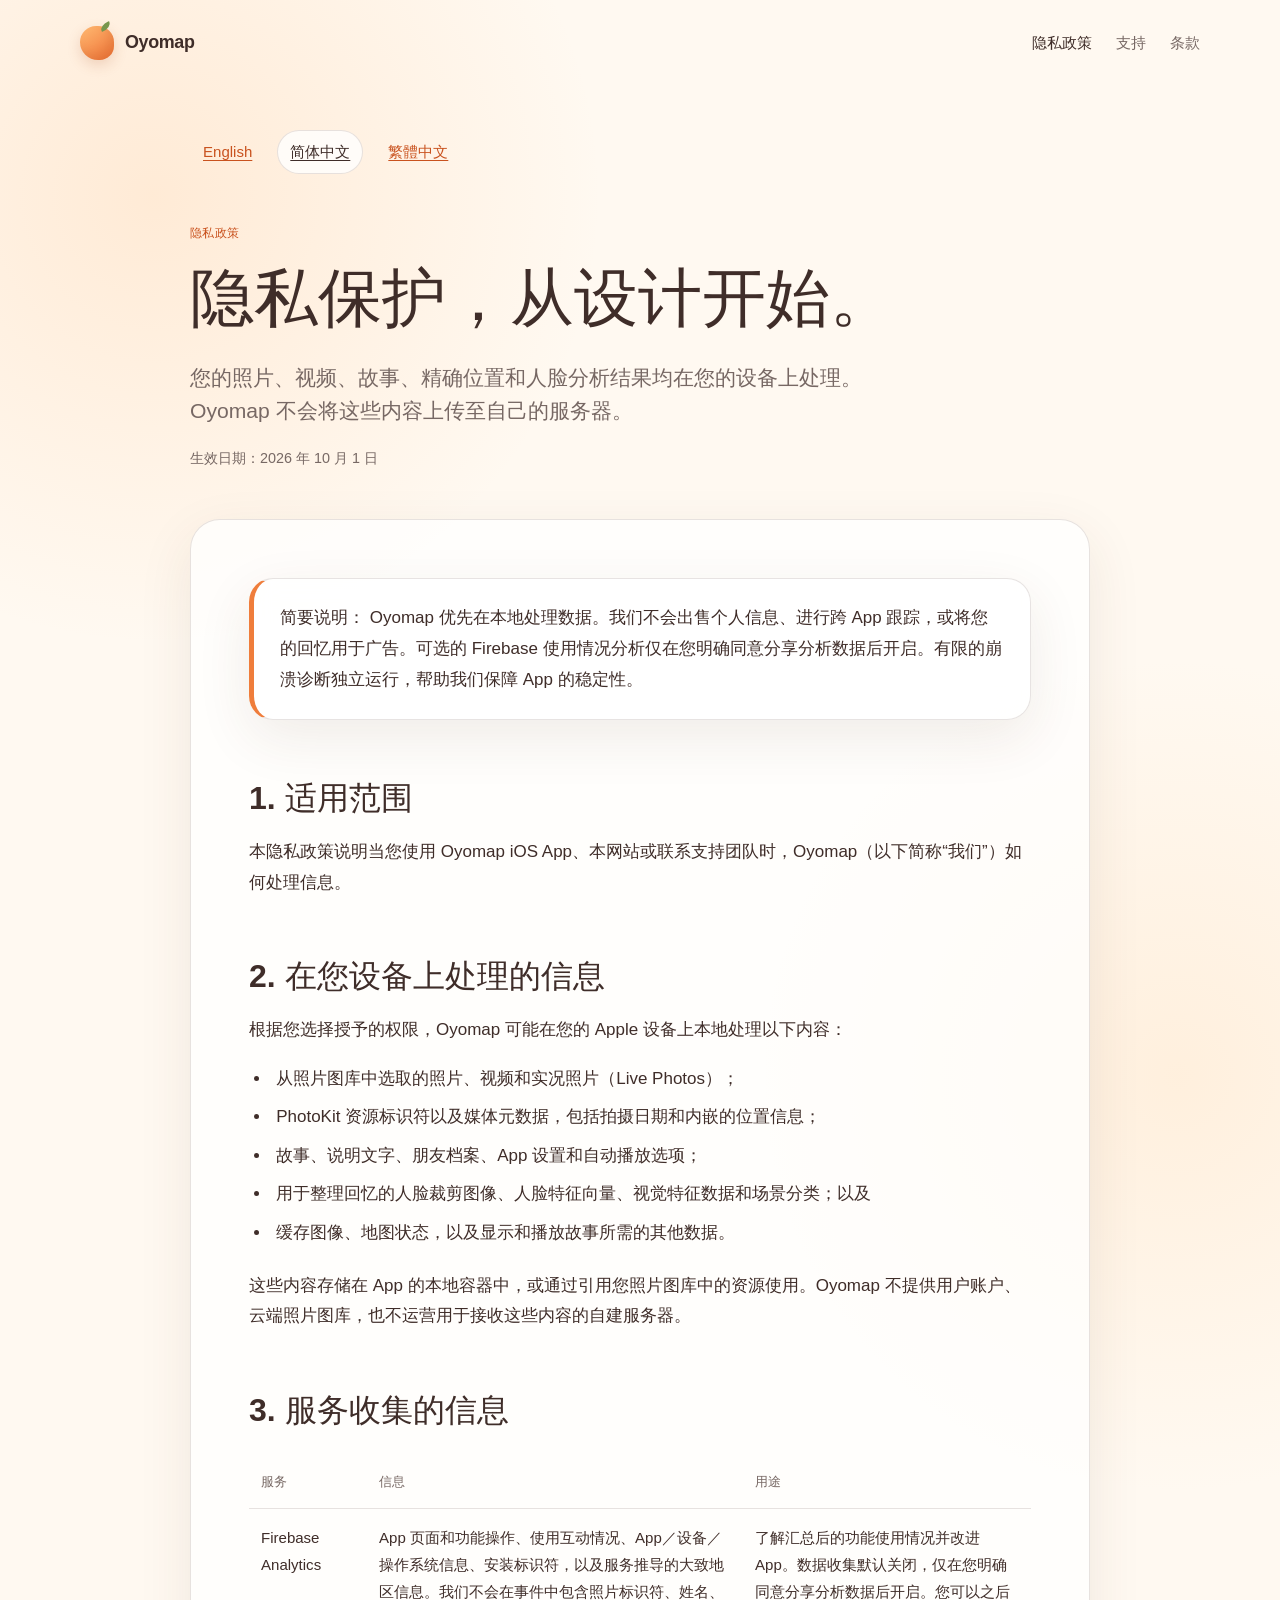
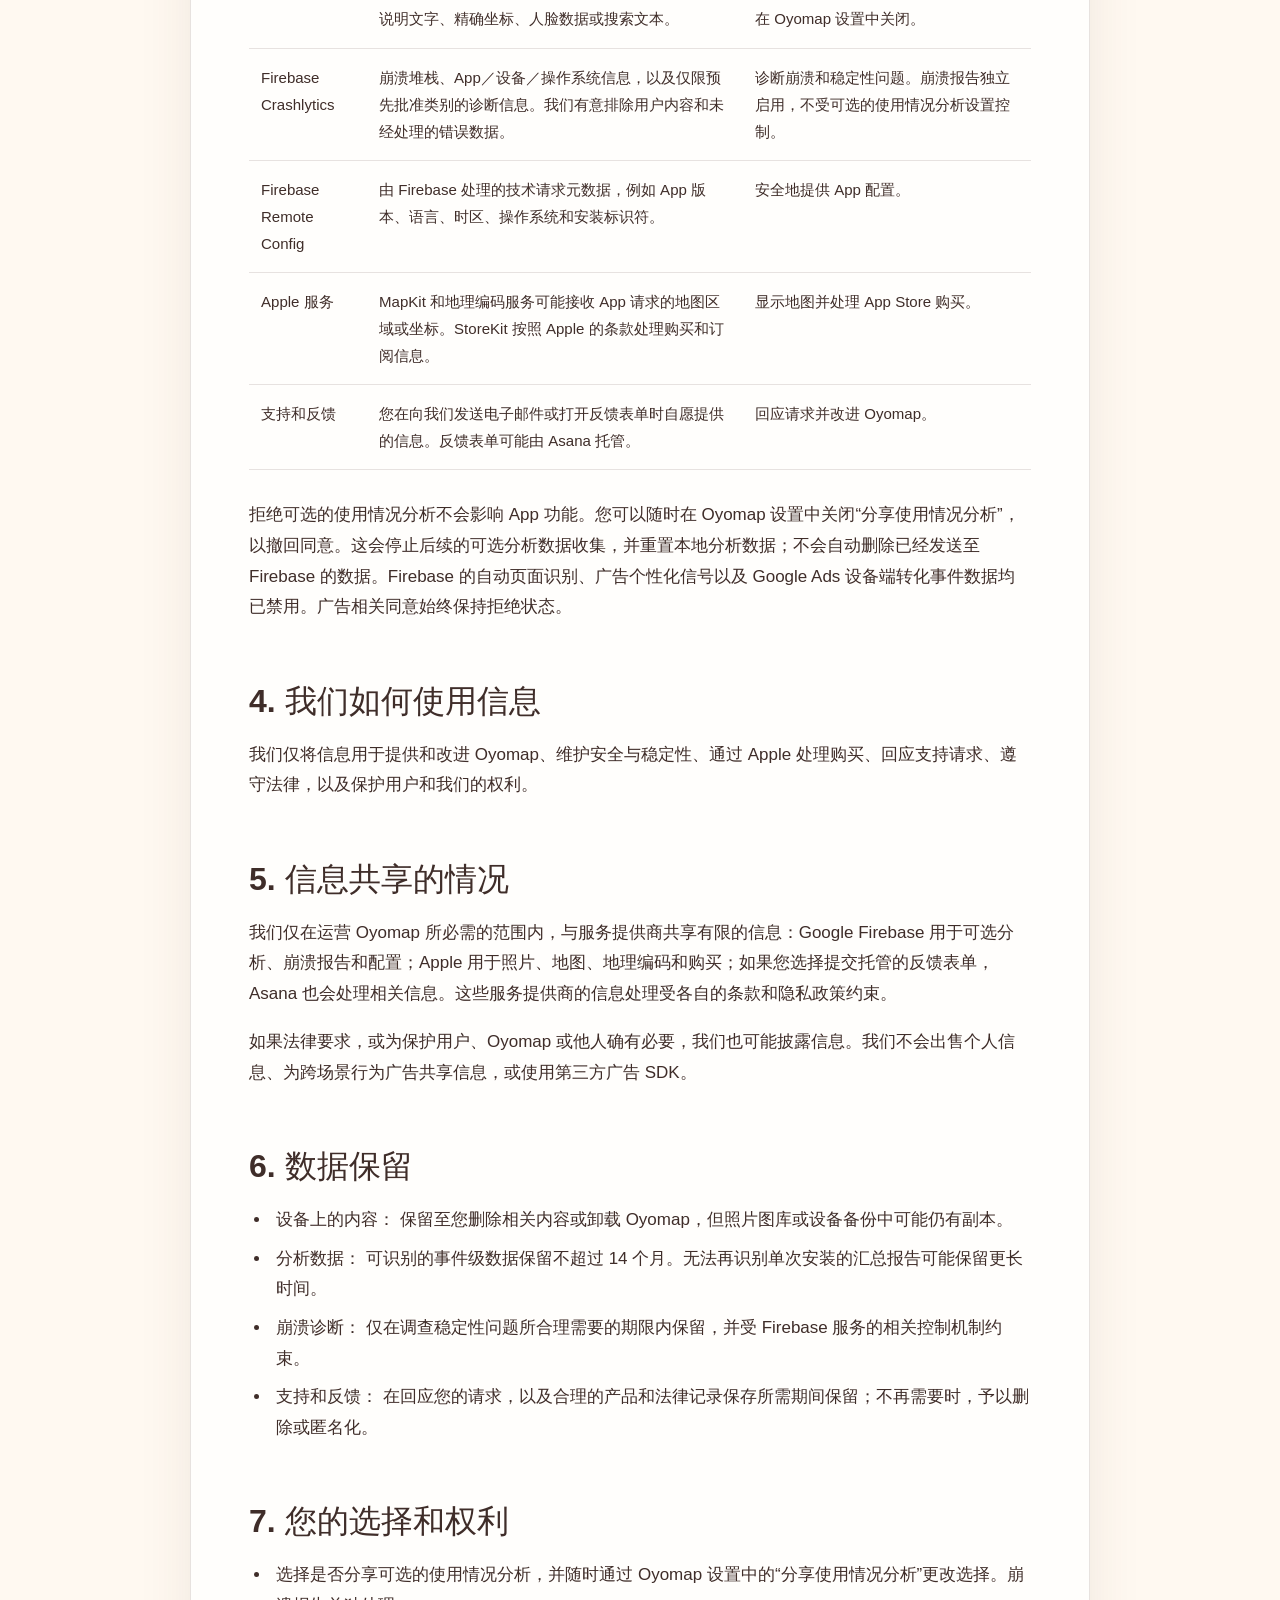
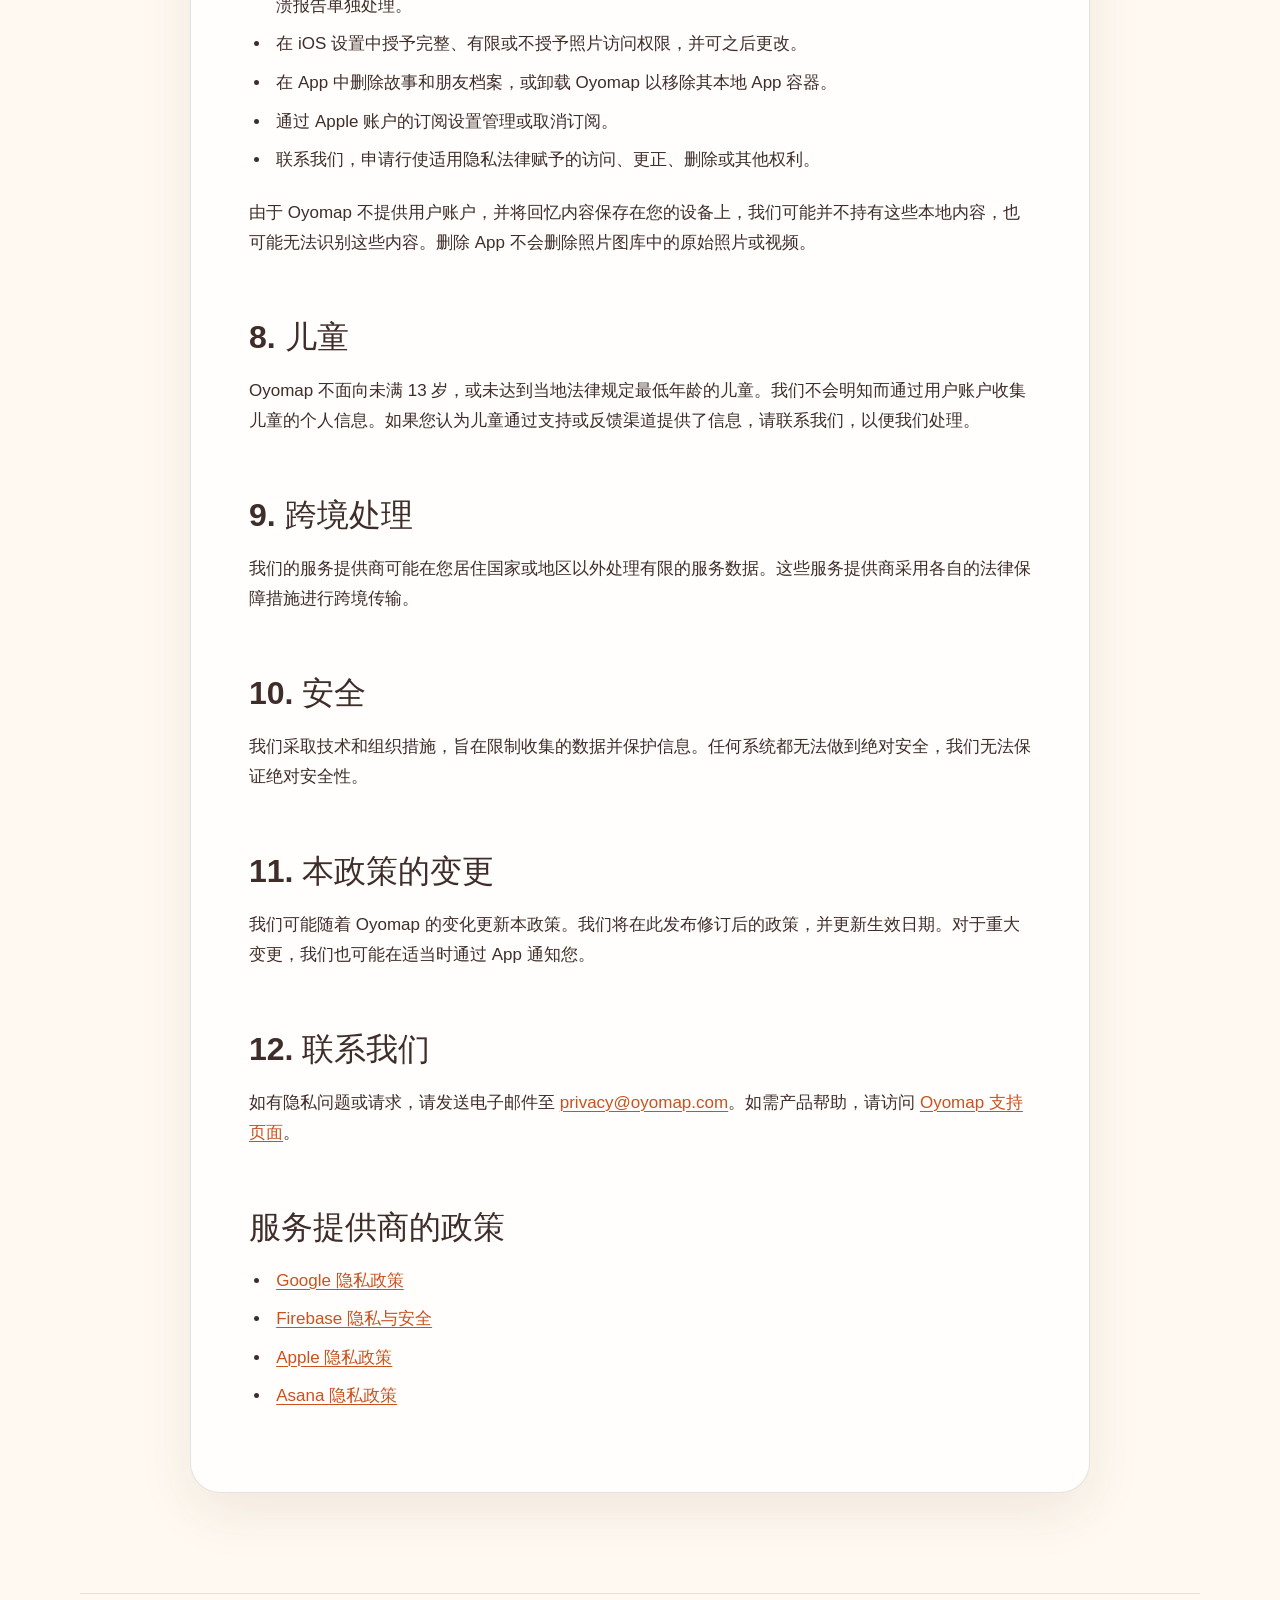
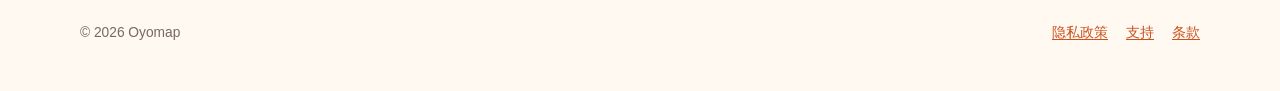
<file: privacy/zh-Hans/index.html>
<!DOCTYPE html>
<html lang="zh-Hans">
<head>
  <meta charset="utf-8">
  <meta name="viewport" content="width=device-width, initial-scale=1">
  <meta name="description" content="隐私政策：您的照片、视频、故事、精确位置和人脸分析结果均在您的设备上处理。Oyomap 不会将这些内容上传至自己的服务器。">
  <title>隐私政策 — Oyomap</title>
  <link rel="canonical" href="https://www.oyomap.com/privacy/zh-Hans/">
  <link rel="alternate" hreflang="en" href="https://www.oyomap.com/privacy/">
  <link rel="alternate" hreflang="zh-Hans" href="https://www.oyomap.com/privacy/zh-Hans/">
  <link rel="alternate" hreflang="zh-Hant" href="https://www.oyomap.com/privacy/zh-Hant/">
  <link rel="alternate" hreflang="x-default" href="https://www.oyomap.com/privacy/">
  <link rel="stylesheet" href="../../assets/styles.css">
</head>
<body>
  <header class="site-header">
    <a class="brand" href="../../" aria-label="Oyomap 法律与支持首页">
      <span class="brand-mark" aria-hidden="true"></span>
      <span>Oyomap</span>
    </a>
    <nav class="site-nav" aria-label="法律信息导航">
      <a href="./" aria-current="page">隐私政策</a>
      <a href="../../support/zh-Hans/">支持</a>
      <a href="../../terms/">条款</a>
    </nav>
  </header>

  <main class="legal-page">
    <nav class="language-nav" aria-label="隐私政策语言">
      <a href="../" lang="en" hreflang="en">English</a>
      <a href="./" lang="zh-Hans" hreflang="zh-Hans" aria-current="page">简体中文</a>
      <a href="../zh-Hant/" lang="zh-Hant" hreflang="zh-Hant">繁體中文</a>
    </nav>
    <section class="hero">
      <p class="eyebrow">隐私政策</p>
      <h1><span class="title-phrase">隐私保护，</span><wbr><span class="title-phrase">从设计开始。</span></h1>
      <p class="lead">您的照片、视频、故事、精确位置和人脸分析结果均在您的设备上处理。Oyomap 不会将这些内容上传至自己的服务器。</p>
      <p class="meta">生效日期：2026 年 10 月 1 日</p>
    </section>

    <article class="legal-body">
      <div class="callout">
        <p><strong>简要说明：</strong> Oyomap 优先在本地处理数据。我们不会出售个人信息、进行跨 App 跟踪，或将您的回忆用于广告。可选的 Firebase 使用情况分析仅在您明确同意分享分析数据后开启。有限的崩溃诊断独立运行，帮助我们保障 App 的稳定性。</p>
      </div>

      <h2>1. 适用范围</h2>
      <p>本隐私政策说明当您使用 Oyomap iOS App、本网站或联系支持团队时，Oyomap（以下简称“我们”）如何处理信息。</p>

      <h2>2. 在您设备上处理的信息</h2>
      <p>根据您选择授予的权限，Oyomap 可能在您的 Apple 设备上本地处理以下内容：</p>
      <ul>
        <li>从照片图库中选取的照片、视频和实况照片（Live Photos）；</li>
        <li>PhotoKit 资源标识符以及媒体元数据，包括拍摄日期和内嵌的位置信息；</li>
        <li>故事、说明文字、朋友档案、App 设置和自动播放选项；</li>
        <li>用于整理回忆的人脸裁剪图像、人脸特征向量、视觉特征数据和场景分类；以及</li>
        <li>缓存图像、地图状态，以及显示和播放故事所需的其他数据。</li>
      </ul>
      <p>这些内容存储在 App 的本地容器中，或通过引用您照片图库中的资源使用。Oyomap 不提供用户账户、云端照片图库，也不运营用于接收这些内容的自建服务器。</p>

      <h2>3. 服务收集的信息</h2>
      <table class="data-table">
        <thead>
          <tr><th>服务</th><th>信息</th><th>用途</th></tr>
        </thead>
        <tbody>
          <tr>
            <td data-label="服务">Firebase Analytics</td>
            <td data-label="信息">App 页面和功能操作、使用互动情况、App／设备／操作系统信息、安装标识符，以及服务推导的大致地区信息。我们不会在事件中包含照片标识符、姓名、说明文字、精确坐标、人脸数据或搜索文本。</td>
            <td data-label="用途">了解汇总后的功能使用情况并改进 App。数据收集默认关闭，仅在您明确同意分享分析数据后开启。您可以之后在 Oyomap 设置中关闭。</td>
          </tr>
          <tr>
            <td data-label="服务">Firebase Crashlytics</td>
            <td data-label="信息">崩溃堆栈、App／设备／操作系统信息，以及仅限预先批准类别的诊断信息。我们有意排除用户内容和未经处理的错误数据。</td>
            <td data-label="用途">诊断崩溃和稳定性问题。崩溃报告独立启用，不受可选的使用情况分析设置控制。</td>
          </tr>
          <tr>
            <td data-label="服务">Firebase Remote Config</td>
            <td data-label="信息">由 Firebase 处理的技术请求元数据，例如 App 版本、语言、时区、操作系统和安装标识符。</td>
            <td data-label="用途">安全地提供 App 配置。</td>
          </tr>
          <tr>
            <td data-label="服务">Apple 服务</td>
            <td data-label="信息">MapKit 和地理编码服务可能接收 App 请求的地图区域或坐标。StoreKit 按照 Apple 的条款处理购买和订阅信息。</td>
            <td data-label="用途">显示地图并处理 App Store 购买。</td>
          </tr>
          <tr>
            <td data-label="服务">支持和反馈</td>
            <td data-label="信息">您在向我们发送电子邮件或打开反馈表单时自愿提供的信息。反馈表单可能由 Asana 托管。</td>
            <td data-label="用途">回应请求并改进 Oyomap。</td>
          </tr>
        </tbody>
      </table>
      <p>拒绝可选的使用情况分析不会影响 App 功能。您可以随时在 Oyomap 设置中关闭“分享使用情况分析”，以撤回同意。这会停止后续的可选分析数据收集，并重置本地分析数据；不会自动删除已经发送至 Firebase 的数据。Firebase 的自动页面识别、广告个性化信号以及 Google Ads 设备端转化事件数据均已禁用。广告相关同意始终保持拒绝状态。</p>

      <h2>4. 我们如何使用信息</h2>
      <p>我们仅将信息用于提供和改进 Oyomap、维护安全与稳定性、通过 Apple 处理购买、回应支持请求、遵守法律，以及保护用户和我们的权利。</p>

      <h2>5. 信息共享的情况</h2>
      <p>我们仅在运营 Oyomap 所必需的范围内，与服务提供商共享有限的信息：Google Firebase 用于可选分析、崩溃报告和配置；Apple 用于照片、地图、地理编码和购买；如果您选择提交托管的反馈表单，Asana 也会处理相关信息。这些服务提供商的信息处理受各自的条款和隐私政策约束。</p>
      <p>如果法律要求，或为保护用户、Oyomap 或他人确有必要，我们也可能披露信息。我们不会出售个人信息、为跨场景行为广告共享信息，或使用第三方广告 SDK。</p>

      <h2>6. 数据保留</h2>
      <ul>
        <li><strong>设备上的内容：</strong> 保留至您删除相关内容或卸载 Oyomap，但照片图库或设备备份中可能仍有副本。</li>
        <li><strong>分析数据：</strong> 可识别的事件级数据保留不超过 14 个月。无法再识别单次安装的汇总报告可能保留更长时间。</li>
        <li><strong>崩溃诊断：</strong> 仅在调查稳定性问题所合理需要的期限内保留，并受 Firebase 服务的相关控制机制约束。</li>
        <li><strong>支持和反馈：</strong> 在回应您的请求，以及合理的产品和法律记录保存所需期间保留；不再需要时，予以删除或匿名化。</li>
      </ul>

      <h2>7. 您的选择和权利</h2>
      <ul>
        <li>选择是否分享可选的使用情况分析，并随时通过 Oyomap 设置中的“分享使用情况分析”更改选择。崩溃报告单独处理。</li>
        <li>在 iOS 设置中授予完整、有限或不授予照片访问权限，并可之后更改。</li>
        <li>在 App 中删除故事和朋友档案，或卸载 Oyomap 以移除其本地 App 容器。</li>
        <li>通过 Apple 账户的订阅设置管理或取消订阅。</li>
        <li>联系我们，申请行使适用隐私法律赋予的访问、更正、删除或其他权利。</li>
      </ul>
      <p>由于 Oyomap 不提供用户账户，并将回忆内容保存在您的设备上，我们可能并不持有这些本地内容，也可能无法识别这些内容。删除 App 不会删除照片图库中的原始照片或视频。</p>

      <h2>8. 儿童</h2>
      <p>Oyomap 不面向未满 13 岁，或未达到当地法律规定最低年龄的儿童。我们不会明知而通过用户账户收集儿童的个人信息。如果您认为儿童通过支持或反馈渠道提供了信息，请联系我们，以便我们处理。</p>

      <h2>9. 跨境处理</h2>
      <p>我们的服务提供商可能在您居住国家或地区以外处理有限的服务数据。这些服务提供商采用各自的法律保障措施进行跨境传输。</p>

      <h2>10. 安全</h2>
      <p>我们采取技术和组织措施，旨在限制收集的数据并保护信息。任何系统都无法做到绝对安全，我们无法保证绝对安全性。</p>

      <h2>11. 本政策的变更</h2>
      <p>我们可能随着 Oyomap 的变化更新本政策。我们将在此发布修订后的政策，并更新生效日期。对于重大变更，我们也可能在适当时通过 App 通知您。</p>

      <h2>12. 联系我们</h2>
      <p>如有隐私问题或请求，请发送电子邮件至 <a href="mailto:privacy@oyomap.com">privacy@oyomap.com</a>。如需产品帮助，请访问 <a href="../../support/zh-Hans/">Oyomap 支持页面</a>。</p>

      <h2>服务提供商的政策</h2>
      <ul>
        <li><a href="https://policies.google.com/privacy">Google 隐私政策</a></li>
        <li><a href="https://firebase.google.com/support/privacy">Firebase 隐私与安全</a></li>
        <li><a href="https://www.apple.com/legal/privacy/">Apple 隐私政策</a></li>
        <li><a href="https://asana.com/terms#privacy-policy">Asana 隐私政策</a></li>
      </ul>
    </article>
  </main>

  <footer class="site-footer">
    <span>© 2026 Oyomap</span>
    <nav class="footer-links" aria-label="页脚导航">
      <a href="./">隐私政策</a><a href="../../support/zh-Hans/">支持</a><a href="../../terms/">条款</a>
    </nav>
  </footer>
</body>
</html>
</file>
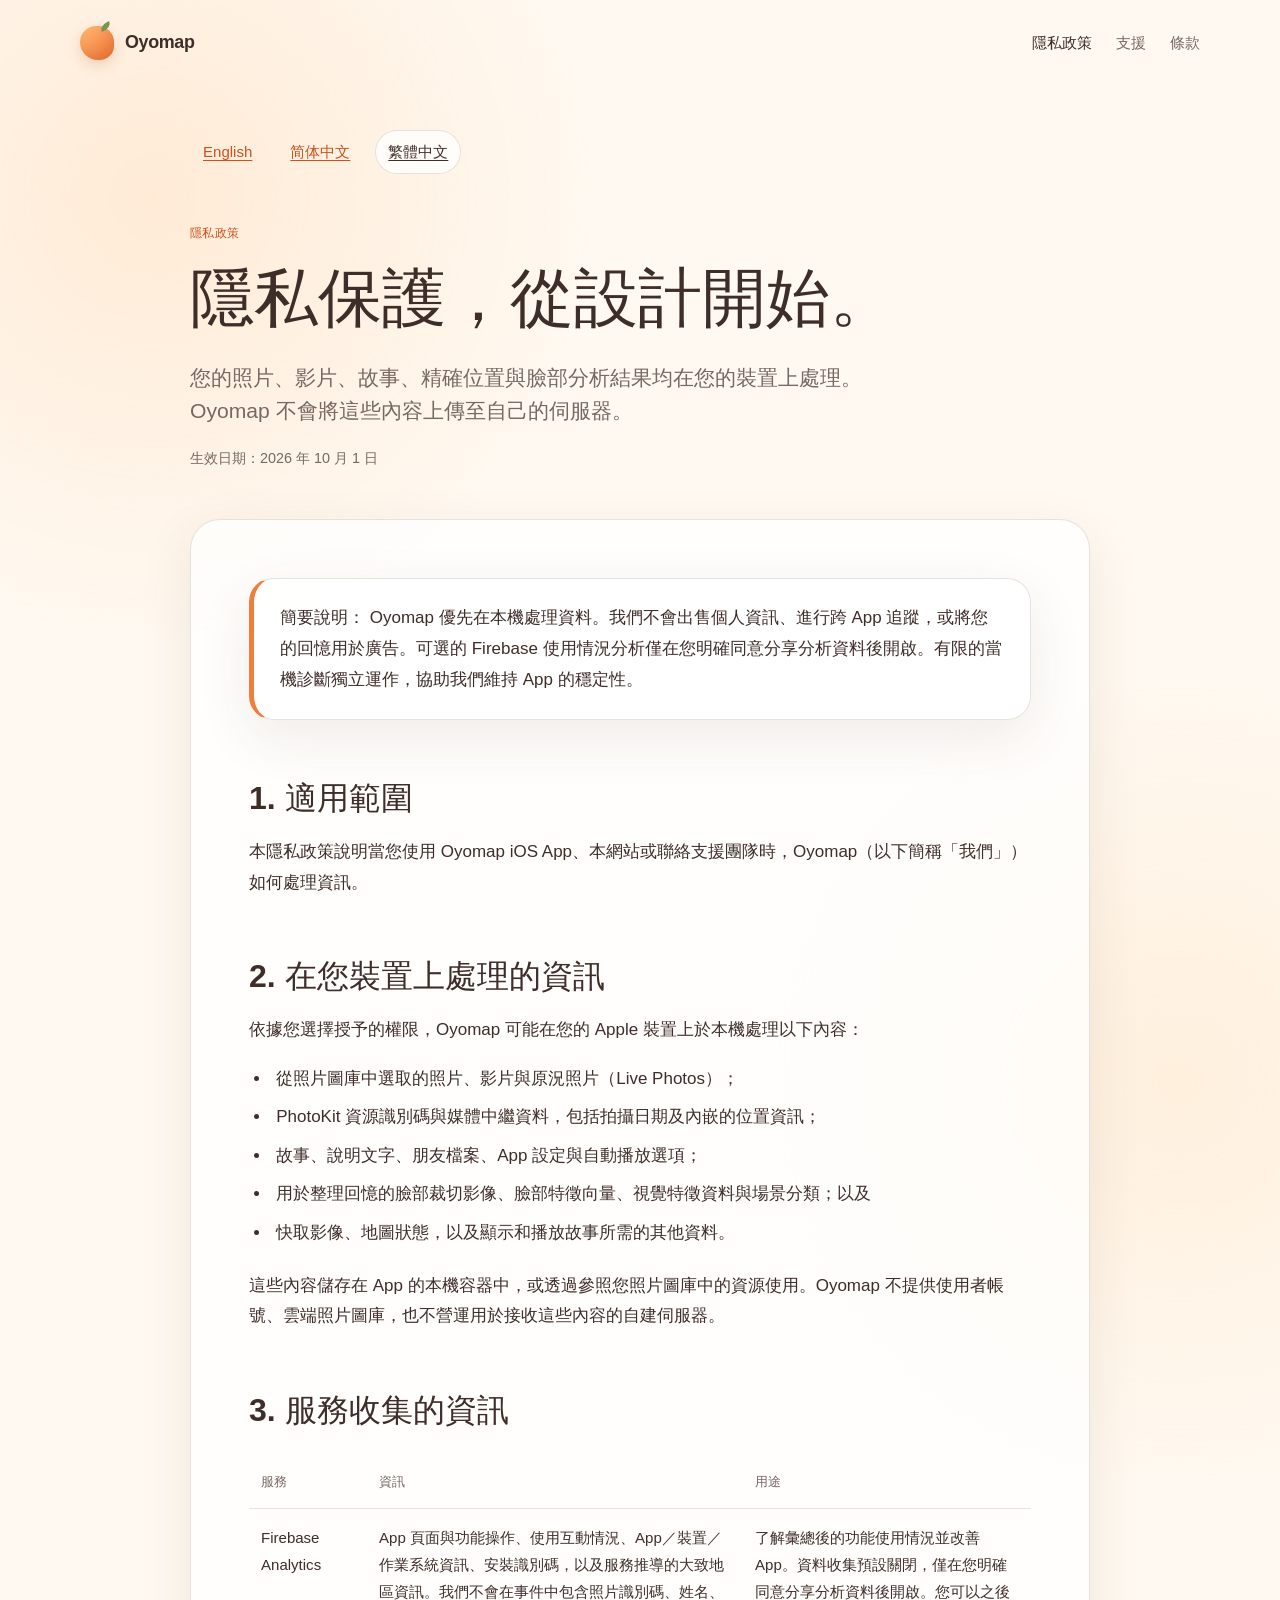
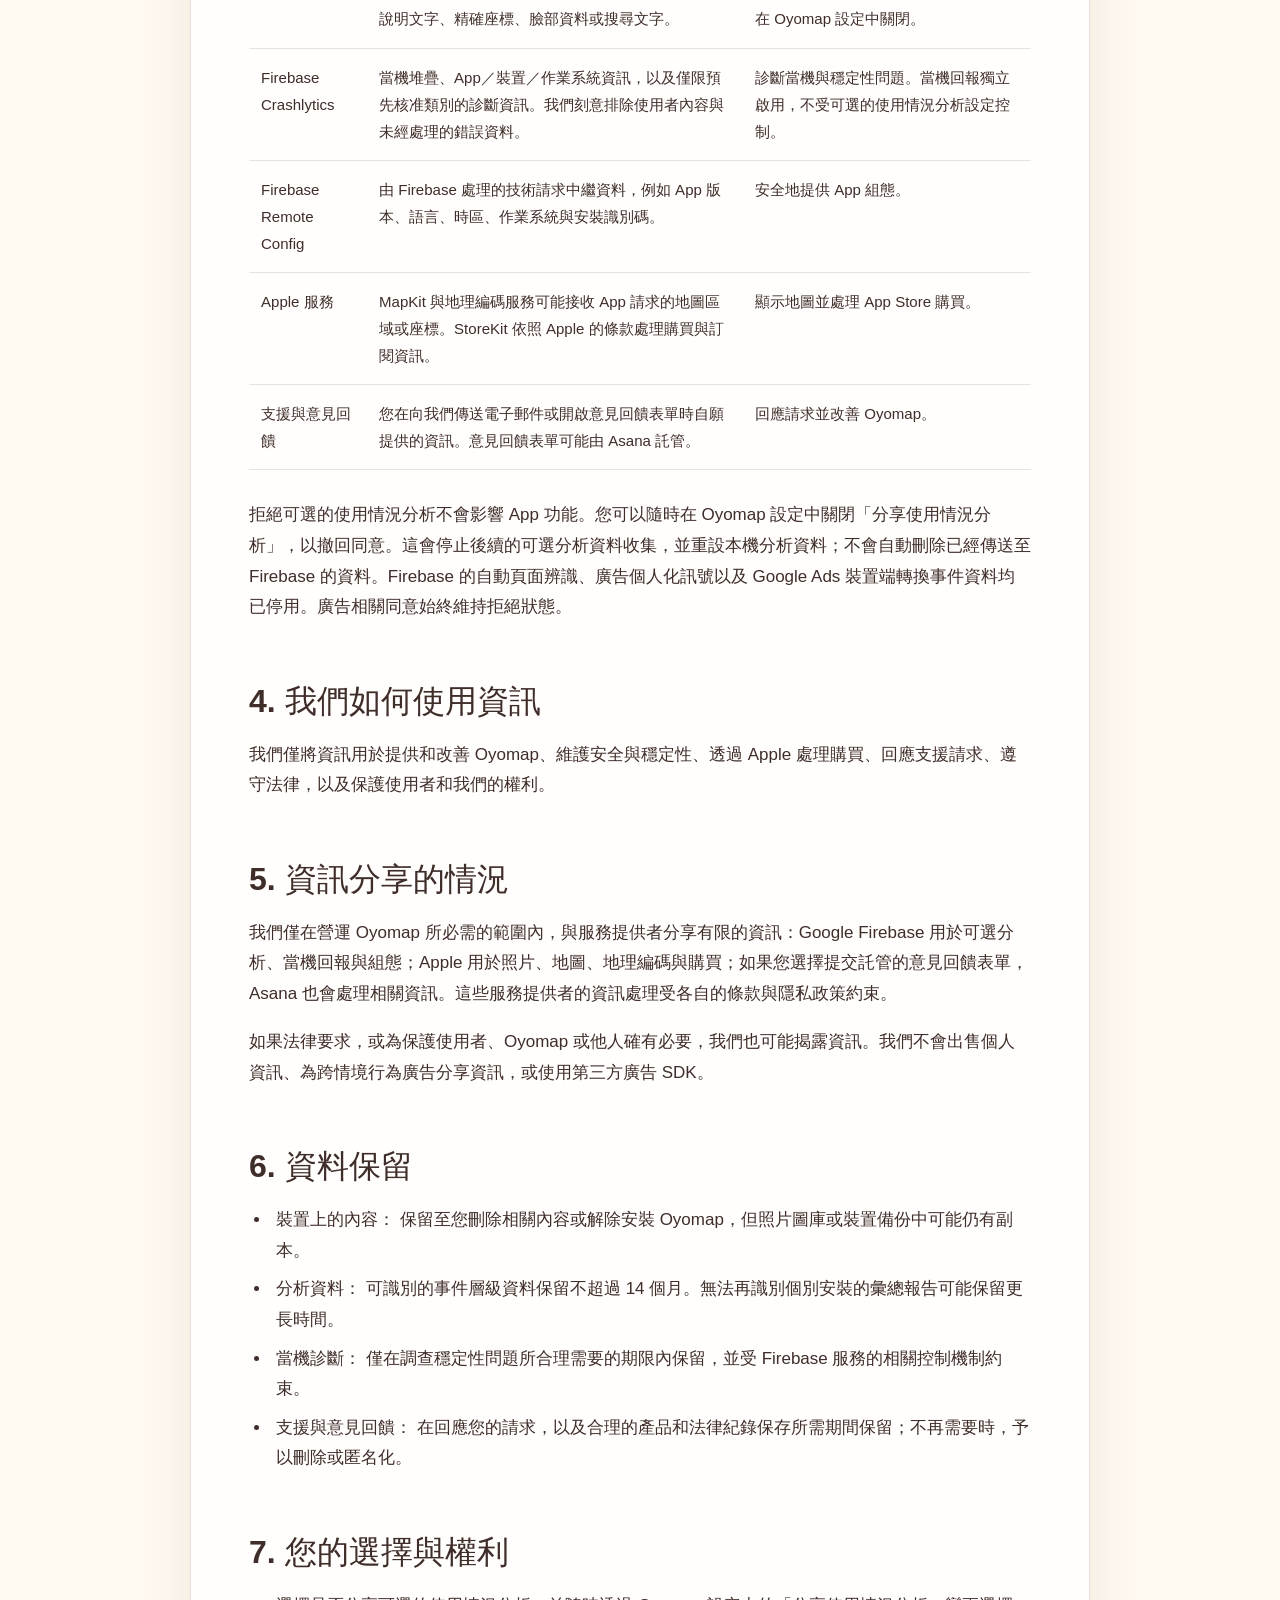
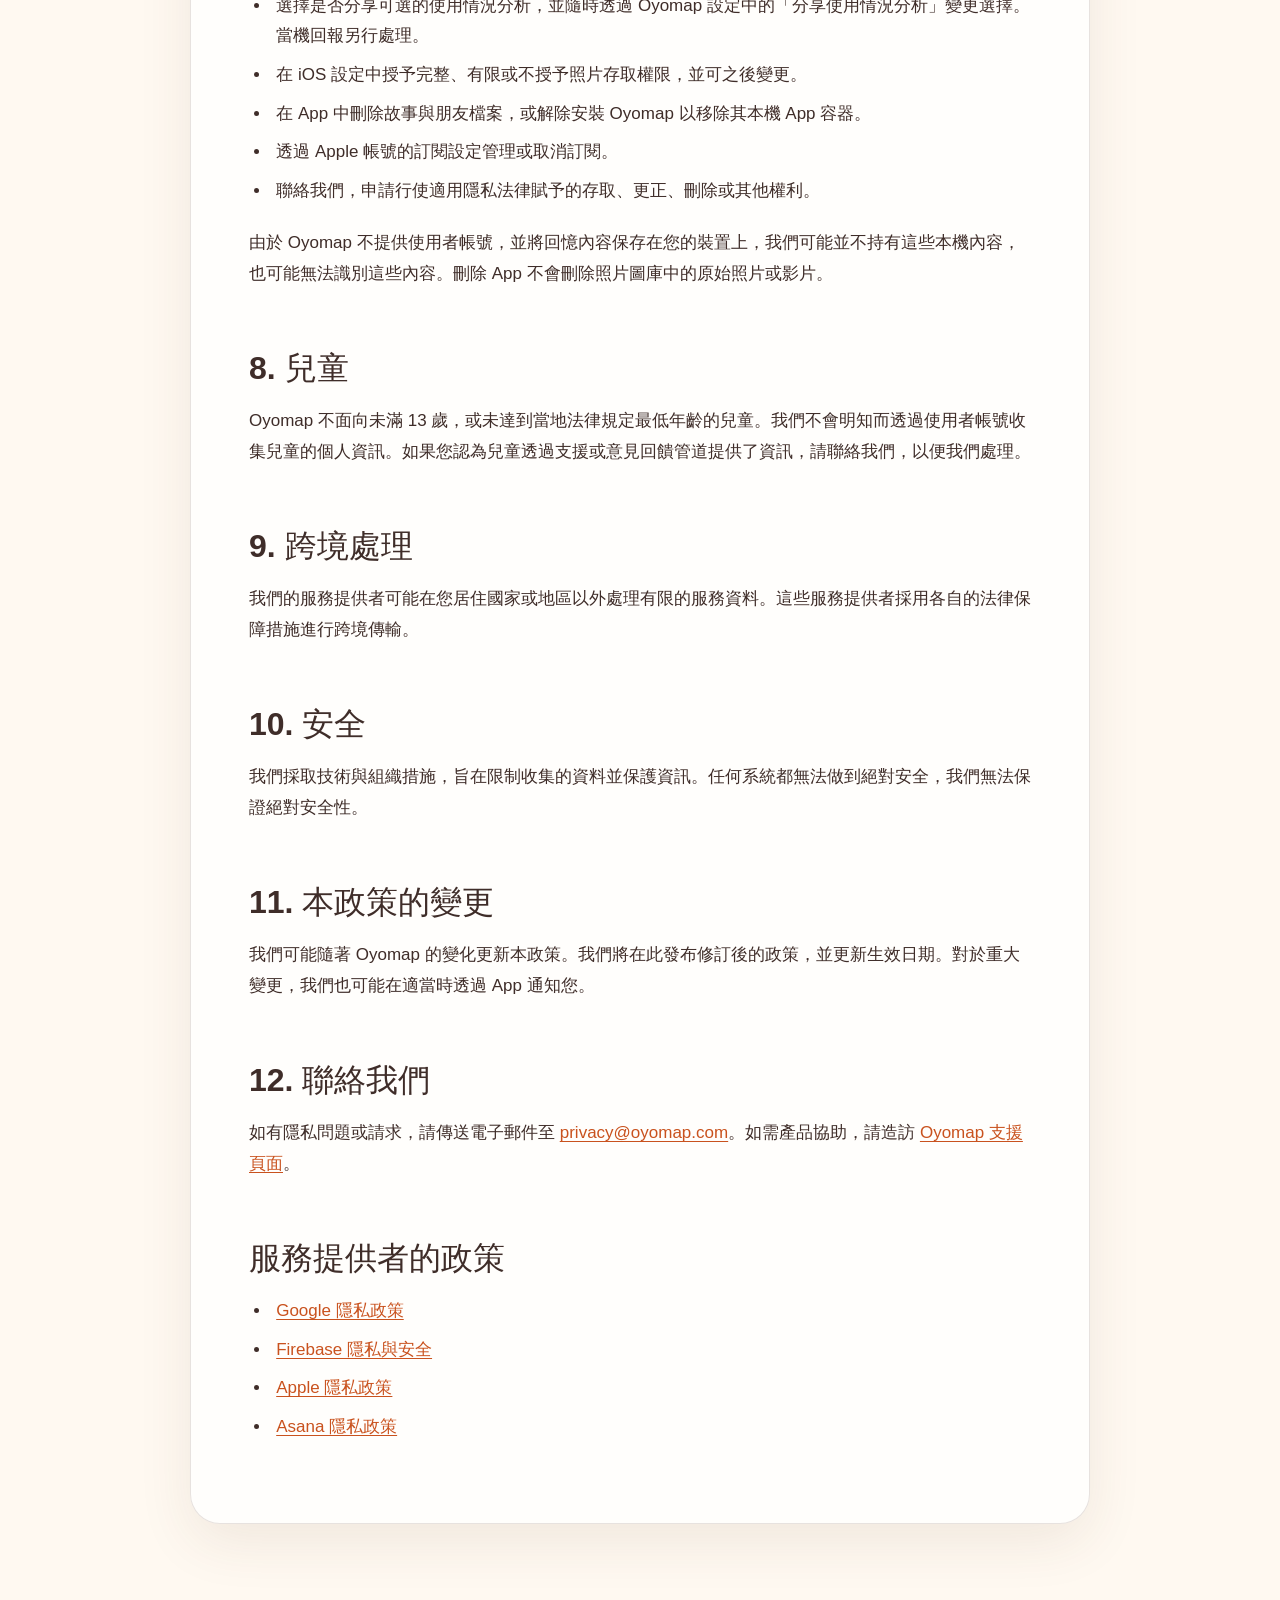
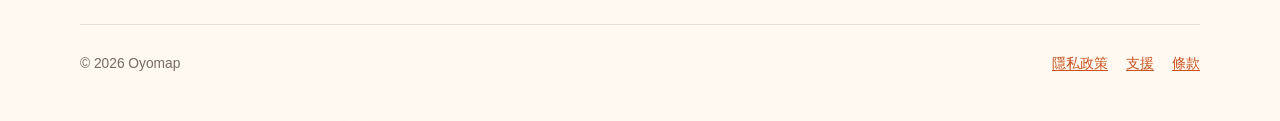
<file: privacy/zh-Hant/index.html>
<!DOCTYPE html>
<html lang="zh-Hant">
<head>
  <meta charset="utf-8">
  <meta name="viewport" content="width=device-width, initial-scale=1">
  <meta name="description" content="隱私政策：您的照片、影片、故事、精確位置與臉部分析結果均在您的裝置上處理。Oyomap 不會將這些內容上傳至自己的伺服器。">
  <title>隱私政策 — Oyomap</title>
  <link rel="canonical" href="https://www.oyomap.com/privacy/zh-Hant/">
  <link rel="alternate" hreflang="en" href="https://www.oyomap.com/privacy/">
  <link rel="alternate" hreflang="zh-Hans" href="https://www.oyomap.com/privacy/zh-Hans/">
  <link rel="alternate" hreflang="zh-Hant" href="https://www.oyomap.com/privacy/zh-Hant/">
  <link rel="alternate" hreflang="x-default" href="https://www.oyomap.com/privacy/">
  <link rel="stylesheet" href="../../assets/styles.css">
</head>
<body>
  <header class="site-header">
    <a class="brand" href="../../" aria-label="Oyomap 法律與支援首頁">
      <span class="brand-mark" aria-hidden="true"></span>
      <span>Oyomap</span>
    </a>
    <nav class="site-nav" aria-label="法律資訊導覽">
      <a href="./" aria-current="page">隱私政策</a>
      <a href="../../support/zh-Hant/">支援</a>
      <a href="../../terms/">條款</a>
    </nav>
  </header>

  <main class="legal-page">
    <nav class="language-nav" aria-label="隱私政策語言">
      <a href="../" lang="en" hreflang="en">English</a>
      <a href="../zh-Hans/" lang="zh-Hans" hreflang="zh-Hans">简体中文</a>
      <a href="./" lang="zh-Hant" hreflang="zh-Hant" aria-current="page">繁體中文</a>
    </nav>
    <section class="hero">
      <p class="eyebrow">隱私政策</p>
      <h1><span class="title-phrase">隱私保護，</span><wbr><span class="title-phrase">從設計開始。</span></h1>
      <p class="lead">您的照片、影片、故事、精確位置與臉部分析結果均在您的裝置上處理。Oyomap 不會將這些內容上傳至自己的伺服器。</p>
      <p class="meta">生效日期：2026 年 10 月 1 日</p>
    </section>

    <article class="legal-body">
      <div class="callout">
        <p><strong>簡要說明：</strong> Oyomap 優先在本機處理資料。我們不會出售個人資訊、進行跨 App 追蹤，或將您的回憶用於廣告。可選的 Firebase 使用情況分析僅在您明確同意分享分析資料後開啟。有限的當機診斷獨立運作，協助我們維持 App 的穩定性。</p>
      </div>

      <h2>1. 適用範圍</h2>
      <p>本隱私政策說明當您使用 Oyomap iOS App、本網站或聯絡支援團隊時，Oyomap（以下簡稱「我們」）如何處理資訊。</p>

      <h2>2. 在您裝置上處理的資訊</h2>
      <p>依據您選擇授予的權限，Oyomap 可能在您的 Apple 裝置上於本機處理以下內容：</p>
      <ul>
        <li>從照片圖庫中選取的照片、影片與原況照片（Live Photos）；</li>
        <li>PhotoKit 資源識別碼與媒體中繼資料，包括拍攝日期及內嵌的位置資訊；</li>
        <li>故事、說明文字、朋友檔案、App 設定與自動播放選項；</li>
        <li>用於整理回憶的臉部裁切影像、臉部特徵向量、視覺特徵資料與場景分類；以及</li>
        <li>快取影像、地圖狀態，以及顯示和播放故事所需的其他資料。</li>
      </ul>
      <p>這些內容儲存在 App 的本機容器中，或透過參照您照片圖庫中的資源使用。Oyomap 不提供使用者帳號、雲端照片圖庫，也不營運用於接收這些內容的自建伺服器。</p>

      <h2>3. 服務收集的資訊</h2>
      <table class="data-table">
        <thead>
          <tr><th>服務</th><th>資訊</th><th>用途</th></tr>
        </thead>
        <tbody>
          <tr>
            <td data-label="服務">Firebase Analytics</td>
            <td data-label="資訊">App 頁面與功能操作、使用互動情況、App／裝置／作業系統資訊、安裝識別碼，以及服務推導的大致地區資訊。我們不會在事件中包含照片識別碼、姓名、說明文字、精確座標、臉部資料或搜尋文字。</td>
            <td data-label="用途">了解彙總後的功能使用情況並改善 App。資料收集預設關閉，僅在您明確同意分享分析資料後開啟。您可以之後在 Oyomap 設定中關閉。</td>
          </tr>
          <tr>
            <td data-label="服務">Firebase Crashlytics</td>
            <td data-label="資訊">當機堆疊、App／裝置／作業系統資訊，以及僅限預先核准類別的診斷資訊。我們刻意排除使用者內容與未經處理的錯誤資料。</td>
            <td data-label="用途">診斷當機與穩定性問題。當機回報獨立啟用，不受可選的使用情況分析設定控制。</td>
          </tr>
          <tr>
            <td data-label="服務">Firebase Remote Config</td>
            <td data-label="資訊">由 Firebase 處理的技術請求中繼資料，例如 App 版本、語言、時區、作業系統與安裝識別碼。</td>
            <td data-label="用途">安全地提供 App 組態。</td>
          </tr>
          <tr>
            <td data-label="服務">Apple 服務</td>
            <td data-label="資訊">MapKit 與地理編碼服務可能接收 App 請求的地圖區域或座標。StoreKit 依照 Apple 的條款處理購買與訂閱資訊。</td>
            <td data-label="用途">顯示地圖並處理 App Store 購買。</td>
          </tr>
          <tr>
            <td data-label="服務">支援與意見回饋</td>
            <td data-label="資訊">您在向我們傳送電子郵件或開啟意見回饋表單時自願提供的資訊。意見回饋表單可能由 Asana 託管。</td>
            <td data-label="用途">回應請求並改善 Oyomap。</td>
          </tr>
        </tbody>
      </table>
      <p>拒絕可選的使用情況分析不會影響 App 功能。您可以隨時在 Oyomap 設定中關閉「分享使用情況分析」，以撤回同意。這會停止後續的可選分析資料收集，並重設本機分析資料；不會自動刪除已經傳送至 Firebase 的資料。Firebase 的自動頁面辨識、廣告個人化訊號以及 Google Ads 裝置端轉換事件資料均已停用。廣告相關同意始終維持拒絕狀態。</p>

      <h2>4. 我們如何使用資訊</h2>
      <p>我們僅將資訊用於提供和改善 Oyomap、維護安全與穩定性、透過 Apple 處理購買、回應支援請求、遵守法律，以及保護使用者和我們的權利。</p>

      <h2>5. 資訊分享的情況</h2>
      <p>我們僅在營運 Oyomap 所必需的範圍內，與服務提供者分享有限的資訊：Google Firebase 用於可選分析、當機回報與組態；Apple 用於照片、地圖、地理編碼與購買；如果您選擇提交託管的意見回饋表單，Asana 也會處理相關資訊。這些服務提供者的資訊處理受各自的條款與隱私政策約束。</p>
      <p>如果法律要求，或為保護使用者、Oyomap 或他人確有必要，我們也可能揭露資訊。我們不會出售個人資訊、為跨情境行為廣告分享資訊，或使用第三方廣告 SDK。</p>

      <h2>6. 資料保留</h2>
      <ul>
        <li><strong>裝置上的內容：</strong> 保留至您刪除相關內容或解除安裝 Oyomap，但照片圖庫或裝置備份中可能仍有副本。</li>
        <li><strong>分析資料：</strong> 可識別的事件層級資料保留不超過 14 個月。無法再識別個別安裝的彙總報告可能保留更長時間。</li>
        <li><strong>當機診斷：</strong> 僅在調查穩定性問題所合理需要的期限內保留，並受 Firebase 服務的相關控制機制約束。</li>
        <li><strong>支援與意見回饋：</strong> 在回應您的請求，以及合理的產品和法律紀錄保存所需期間保留；不再需要時，予以刪除或匿名化。</li>
      </ul>

      <h2>7. 您的選擇與權利</h2>
      <ul>
        <li>選擇是否分享可選的使用情況分析，並隨時透過 Oyomap 設定中的「分享使用情況分析」變更選擇。當機回報另行處理。</li>
        <li>在 iOS 設定中授予完整、有限或不授予照片存取權限，並可之後變更。</li>
        <li>在 App 中刪除故事與朋友檔案，或解除安裝 Oyomap 以移除其本機 App 容器。</li>
        <li>透過 Apple 帳號的訂閱設定管理或取消訂閱。</li>
        <li>聯絡我們，申請行使適用隱私法律賦予的存取、更正、刪除或其他權利。</li>
      </ul>
      <p>由於 Oyomap 不提供使用者帳號，並將回憶內容保存在您的裝置上，我們可能並不持有這些本機內容，也可能無法識別這些內容。刪除 App 不會刪除照片圖庫中的原始照片或影片。</p>

      <h2>8. 兒童</h2>
      <p>Oyomap 不面向未滿 13 歲，或未達到當地法律規定最低年齡的兒童。我們不會明知而透過使用者帳號收集兒童的個人資訊。如果您認為兒童透過支援或意見回饋管道提供了資訊，請聯絡我們，以便我們處理。</p>

      <h2>9. 跨境處理</h2>
      <p>我們的服務提供者可能在您居住國家或地區以外處理有限的服務資料。這些服務提供者採用各自的法律保障措施進行跨境傳輸。</p>

      <h2>10. 安全</h2>
      <p>我們採取技術與組織措施，旨在限制收集的資料並保護資訊。任何系統都無法做到絕對安全，我們無法保證絕對安全性。</p>

      <h2>11. 本政策的變更</h2>
      <p>我們可能隨著 Oyomap 的變化更新本政策。我們將在此發布修訂後的政策，並更新生效日期。對於重大變更，我們也可能在適當時透過 App 通知您。</p>

      <h2>12. 聯絡我們</h2>
      <p>如有隱私問題或請求，請傳送電子郵件至 <a href="mailto:privacy@oyomap.com">privacy@oyomap.com</a>。如需產品協助，請造訪 <a href="../../support/zh-Hant/">Oyomap 支援頁面</a>。</p>

      <h2>服務提供者的政策</h2>
      <ul>
        <li><a href="https://policies.google.com/privacy">Google 隱私政策</a></li>
        <li><a href="https://firebase.google.com/support/privacy">Firebase 隱私與安全</a></li>
        <li><a href="https://www.apple.com/legal/privacy/">Apple 隱私政策</a></li>
        <li><a href="https://asana.com/terms#privacy-policy">Asana 隱私政策</a></li>
      </ul>
    </article>
  </main>

  <footer class="site-footer">
    <span>© 2026 Oyomap</span>
    <nav class="footer-links" aria-label="頁尾導覽">
      <a href="./">隱私政策</a><a href="../../support/zh-Hant/">支援</a><a href="../../terms/">條款</a>
    </nav>
  </footer>
</body>
</html>
</file>
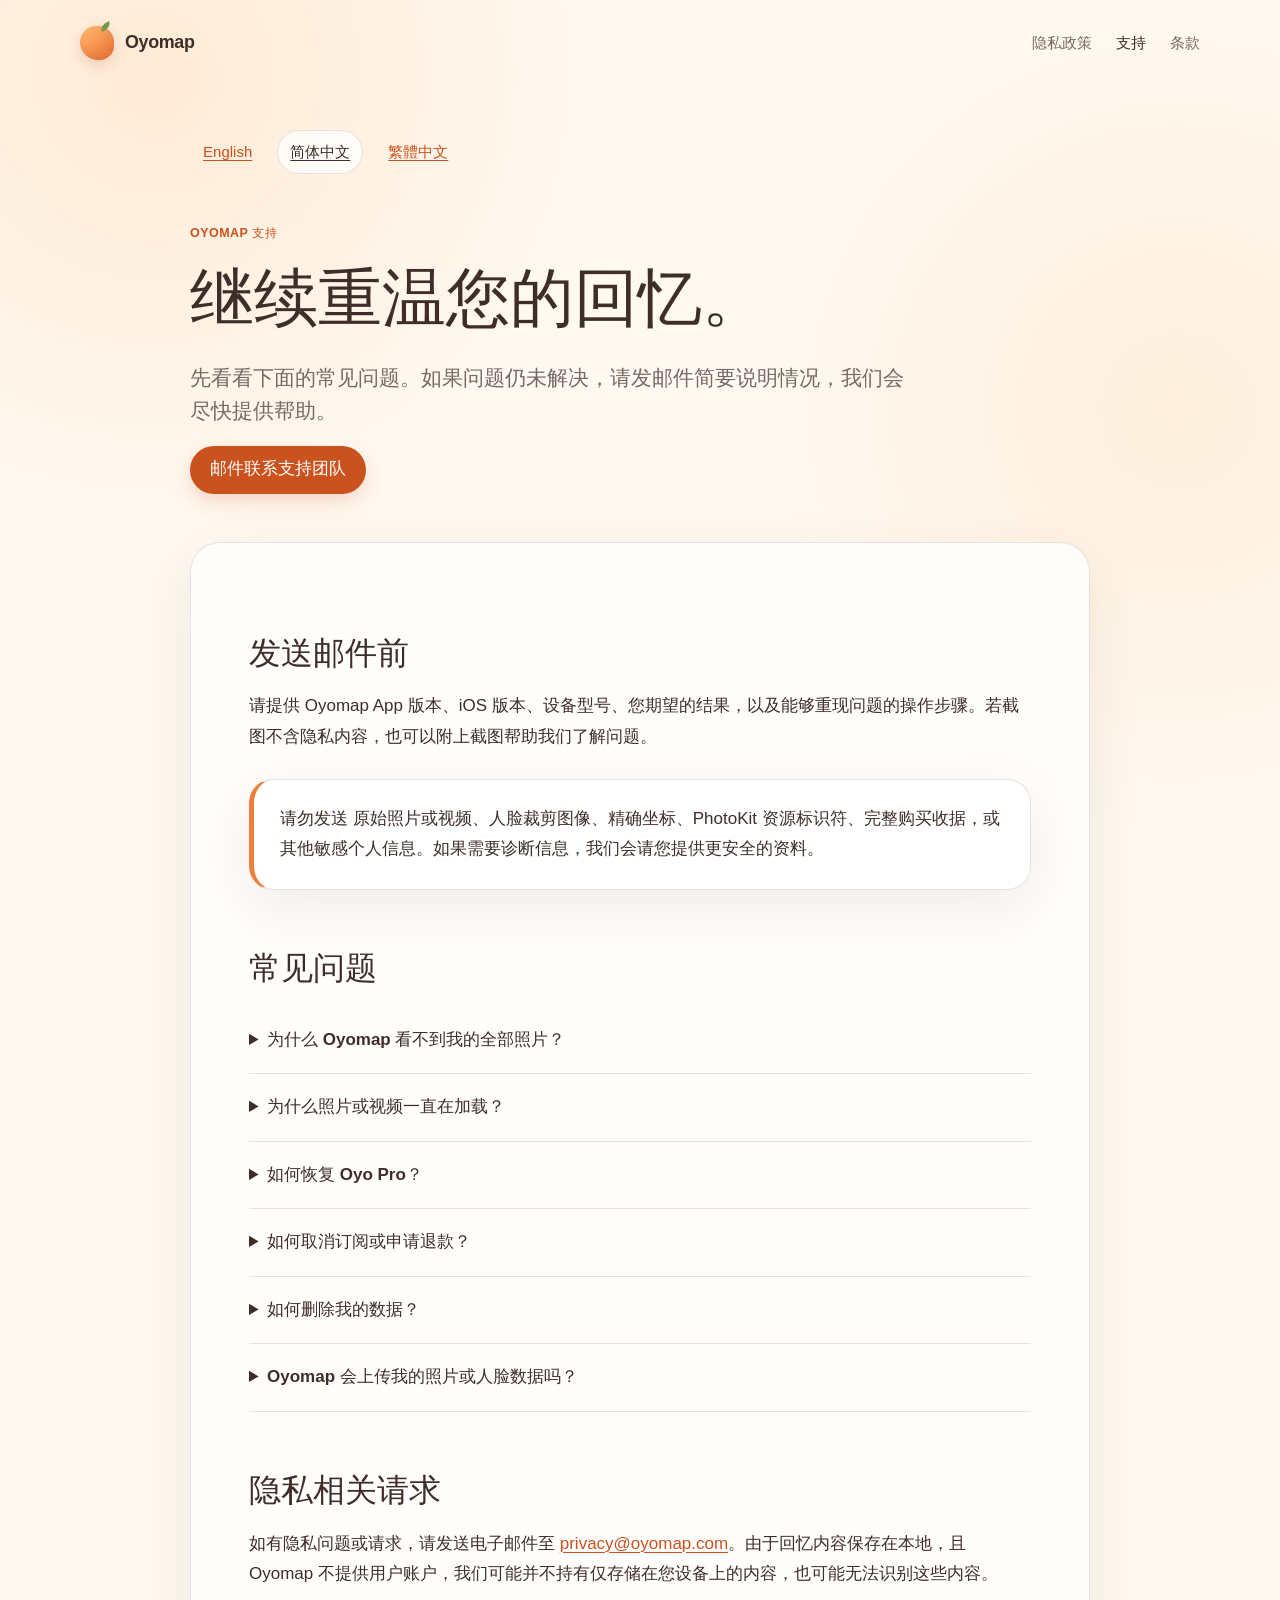
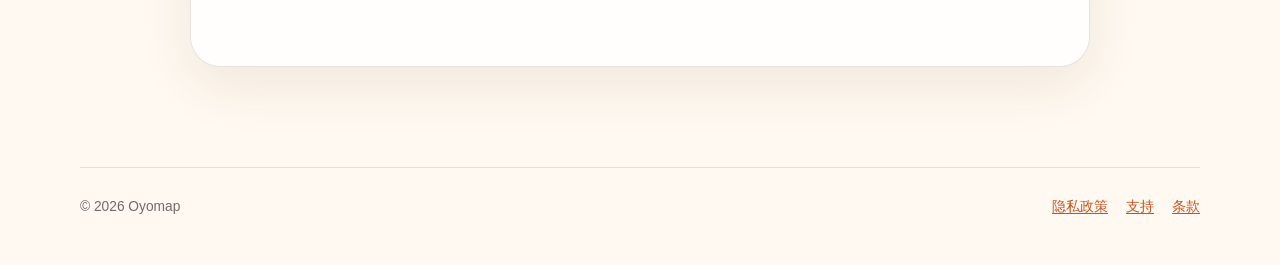
<file: support/zh-Hans/index.html>
<!DOCTYPE html>
<html lang="zh-Hans">
<head>
  <meta charset="utf-8">
  <meta name="viewport" content="width=device-width, initial-scale=1">
  <meta name="description" content="Oyomap iOS App 帮助与支持：照片权限、iCloud 加载、恢复购买、订阅、退款和数据删除。">
  <title>支持 — Oyomap</title>
  <link rel="canonical" href="https://www.oyomap.com/support/zh-Hans/">
  <link rel="alternate" hreflang="en" href="https://www.oyomap.com/support/">
  <link rel="alternate" hreflang="zh-Hans" href="https://www.oyomap.com/support/zh-Hans/">
  <link rel="alternate" hreflang="zh-Hant" href="https://www.oyomap.com/support/zh-Hant/">
  <link rel="alternate" hreflang="x-default" href="https://www.oyomap.com/support/">
  <link rel="stylesheet" href="../../assets/styles.css">
</head>
<body>
  <header class="site-header">
    <a class="brand" href="../../" aria-label="Oyomap 法律与支持首页">
      <span class="brand-mark" aria-hidden="true"></span>
      <span>Oyomap</span>
    </a>
    <nav class="site-nav" aria-label="法律信息导航">
      <a href="../../privacy/zh-Hans/">隐私政策</a>
      <a href="./" aria-current="page">支持</a>
      <a href="../../terms/">条款</a>
    </nav>
  </header>

  <main class="legal-page">
    <nav class="language-nav" aria-label="支持页面语言">
      <a href="../" lang="en" hreflang="en">English</a>
      <a href="./" lang="zh-Hans" hreflang="zh-Hans" aria-current="page">简体中文</a>
      <a href="../zh-Hant/" lang="zh-Hant" hreflang="zh-Hant">繁體中文</a>
    </nav>
    <section class="hero">
      <p class="eyebrow">Oyomap 支持</p>
      <h1><span class="title-phrase">继续重温</span><wbr><span class="title-phrase">您的回忆。</span></h1>
      <p class="lead">先看看下面的常见问题。如果问题仍未解决，请发邮件简要说明情况，我们会尽快提供帮助。</p>
      <p><a class="button" href="mailto:support@oyomap.com?subject=Oyomap%20Support">邮件联系支持团队</a></p>
    </section>

    <article class="legal-body">
      <h2>发送邮件前</h2>
      <p>请提供 Oyomap App 版本、iOS 版本、设备型号、您期望的结果，以及能够重现问题的操作步骤。若截图不含隐私内容，也可以附上截图帮助我们了解问题。</p>
      <div class="callout">
        <p><strong>请勿发送</strong> 原始照片或视频、人脸裁剪图像、精确坐标、PhotoKit 资源标识符、完整购买收据，或其他敏感个人信息。如果需要诊断信息，我们会请您提供更安全的资料。</p>
      </div>

      <h2>常见问题</h2>
      <details>
        <summary>为什么 Oyomap 看不到我的全部照片？</summary>
        <p>打开 iOS 设置 → App → Oyomap → 照片。您可以授予完整访问权限，或将缺少的照片加入有限访问的范围。对于现有故事中无法访问的照片，Oyomap 不会自动将其移除。</p>
      </details>
      <details>
        <summary>为什么照片或视频一直在加载？</summary>
        <p>如果原始文件存储在 iCloud 中，iOS 可能需要先将其下载。请保持设备联网，并让 App 在前台运行，然后重试。网络状况和 iCloud 的可用性可能影响等待时间。</p>
      </details>
      <details>
        <summary>如何恢复 Oyo Pro？</summary>
        <p>打开 Oyo Pro 页面并选择“恢复购买”。您必须登录购买时使用的同一 Apple 账户。也可以在 iOS 设置 → 您的姓名 → 订阅中查看订阅。</p>
      </details>
      <details>
        <summary>如何取消订阅或申请退款？</summary>
        <p>Apple 负责账单、取消订阅和退款。请在 Apple 账户设置中管理订阅。如需申请退款，请访问 <a href="https://reportaproblem.apple.com/">reportaproblem.apple.com</a>。</p>
      </details>
      <details>
        <summary>如何删除我的数据？</summary>
        <p>您可以在 Oyomap 中删除单个故事或朋友档案。卸载 App 会移除其本地 App 容器，但设备备份中可能仍有副本。原始照片和视频仍会保留在照片图库中，除非您在那里将其删除。</p>
      </details>
      <details>
        <summary>Oyomap 会上传我的照片或人脸数据吗？</summary>
        <p>不会。Oyomap 在您的设备上处理回忆内容和人脸分析结果，不会将这些内容上传至 Oyomap 的服务器。有关可选的使用情况分析和独立的崩溃诊断，请参阅 <a href="../../privacy/zh-Hans/">隐私政策</a>。</p>
      </details>

      <h2>隐私相关请求</h2>
      <p>如有隐私问题或请求，请发送电子邮件至 <a href="mailto:privacy@oyomap.com">privacy@oyomap.com</a>。由于回忆内容保存在本地，且 Oyomap 不提供用户账户，我们可能并不持有仅存储在您设备上的内容，也可能无法识别这些内容。</p>
    </article>
  </main>

  <footer class="site-footer">
    <span>© 2026 Oyomap</span>
    <nav class="footer-links" aria-label="页脚导航">
      <a href="../../privacy/zh-Hans/">隐私政策</a><a href="./">支持</a><a href="../../terms/">条款</a>
    </nav>
  </footer>
</body>
</html>
</file>
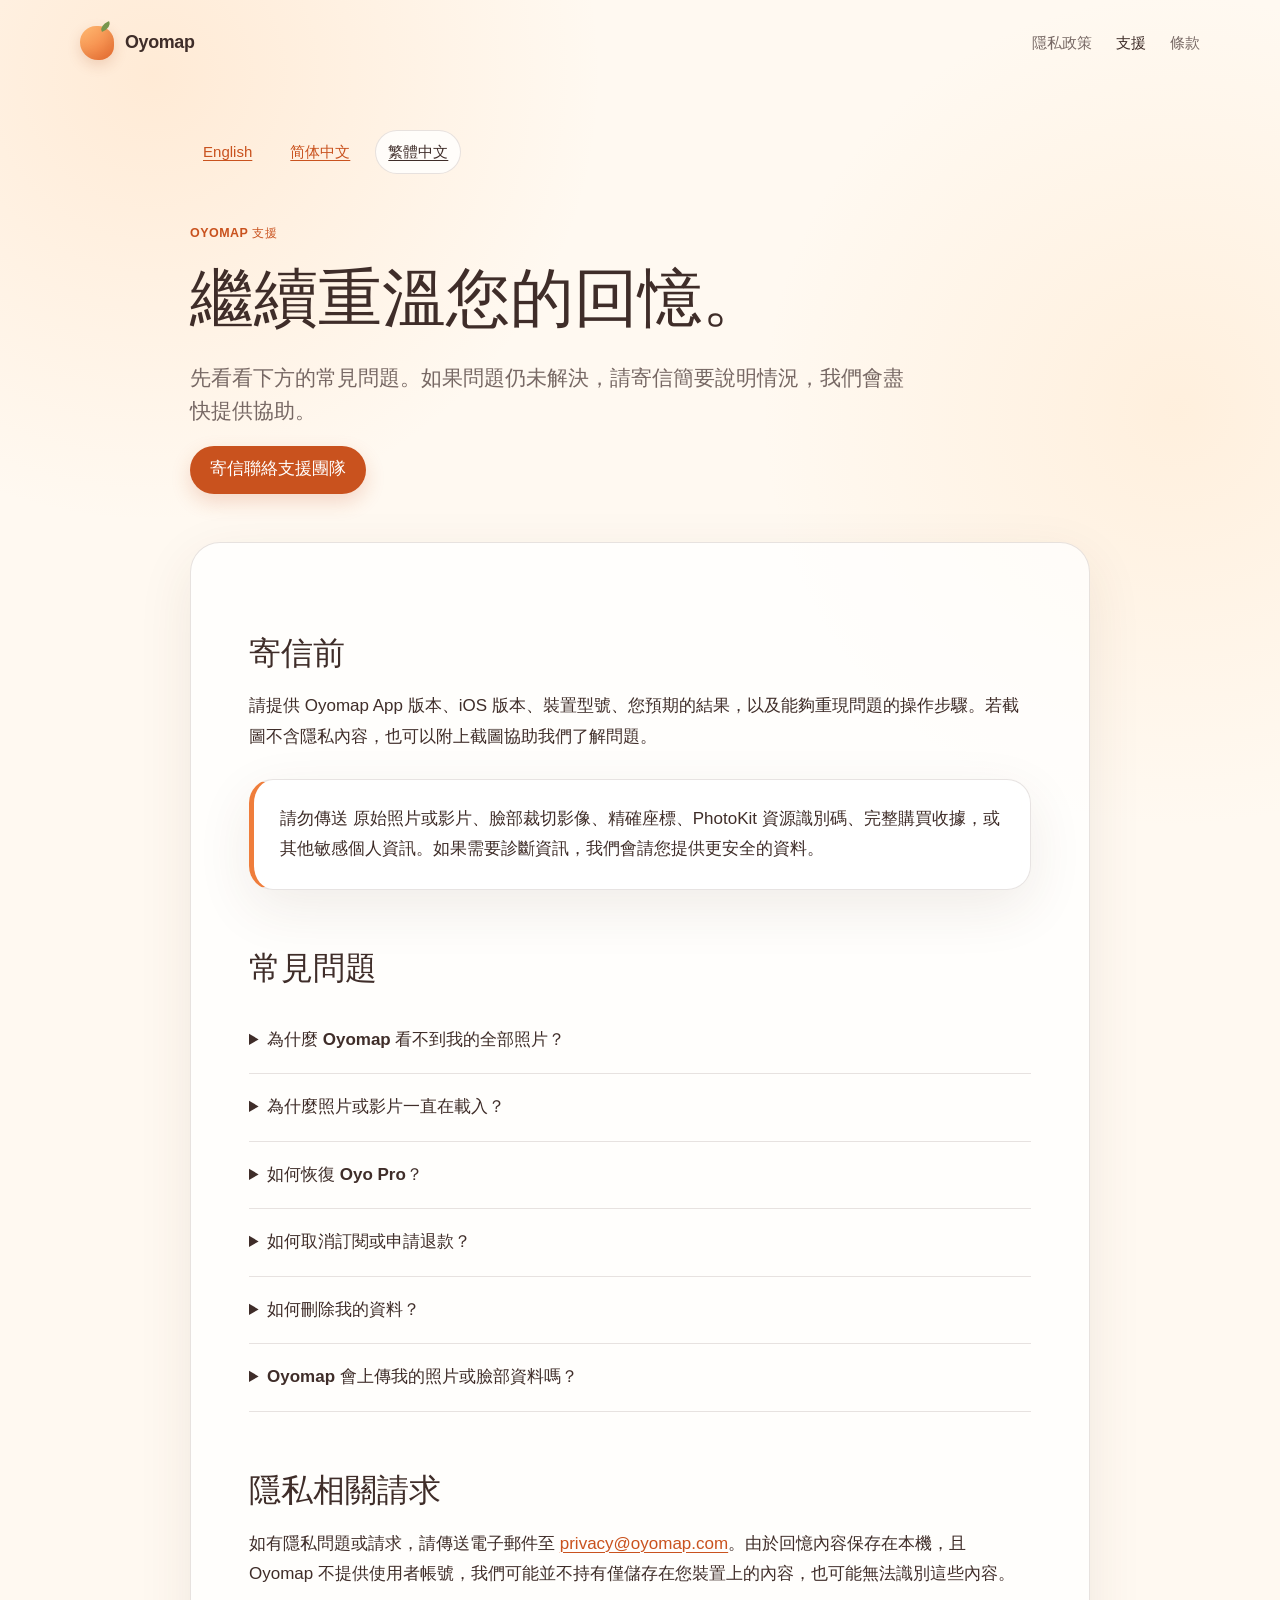
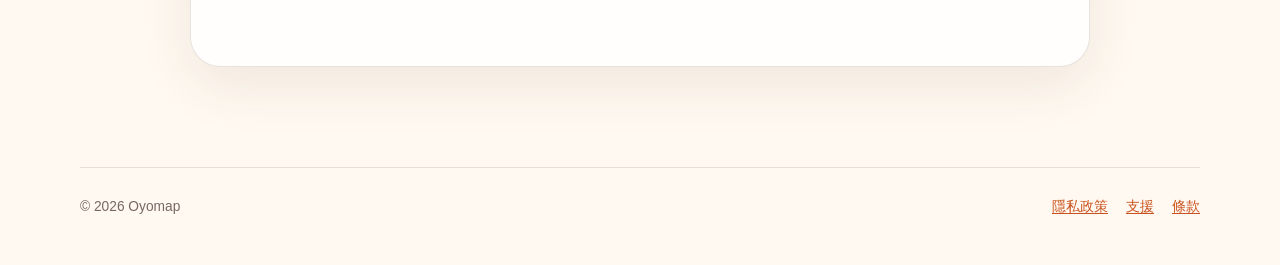
<file: support/zh-Hant/index.html>
<!DOCTYPE html>
<html lang="zh-Hant">
<head>
  <meta charset="utf-8">
  <meta name="viewport" content="width=device-width, initial-scale=1">
  <meta name="description" content="Oyomap iOS App 協助與支援：照片權限、iCloud 載入、恢復購買、訂閱、退款與資料刪除。">
  <title>支援 — Oyomap</title>
  <link rel="canonical" href="https://www.oyomap.com/support/zh-Hant/">
  <link rel="alternate" hreflang="en" href="https://www.oyomap.com/support/">
  <link rel="alternate" hreflang="zh-Hans" href="https://www.oyomap.com/support/zh-Hans/">
  <link rel="alternate" hreflang="zh-Hant" href="https://www.oyomap.com/support/zh-Hant/">
  <link rel="alternate" hreflang="x-default" href="https://www.oyomap.com/support/">
  <link rel="stylesheet" href="../../assets/styles.css">
</head>
<body>
  <header class="site-header">
    <a class="brand" href="../../" aria-label="Oyomap 法律與支援首頁">
      <span class="brand-mark" aria-hidden="true"></span>
      <span>Oyomap</span>
    </a>
    <nav class="site-nav" aria-label="法律資訊導覽">
      <a href="../../privacy/zh-Hant/">隱私政策</a>
      <a href="./" aria-current="page">支援</a>
      <a href="../../terms/">條款</a>
    </nav>
  </header>

  <main class="legal-page">
    <nav class="language-nav" aria-label="支援頁面語言">
      <a href="../" lang="en" hreflang="en">English</a>
      <a href="../zh-Hans/" lang="zh-Hans" hreflang="zh-Hans">简体中文</a>
      <a href="./" lang="zh-Hant" hreflang="zh-Hant" aria-current="page">繁體中文</a>
    </nav>
    <section class="hero">
      <p class="eyebrow">Oyomap 支援</p>
      <h1><span class="title-phrase">繼續重溫</span><wbr><span class="title-phrase">您的回憶。</span></h1>
      <p class="lead">先看看下方的常見問題。如果問題仍未解決，請寄信簡要說明情況，我們會盡快提供協助。</p>
      <p><a class="button" href="mailto:support@oyomap.com?subject=Oyomap%20Support">寄信聯絡支援團隊</a></p>
    </section>

    <article class="legal-body">
      <h2>寄信前</h2>
      <p>請提供 Oyomap App 版本、iOS 版本、裝置型號、您預期的結果，以及能夠重現問題的操作步驟。若截圖不含隱私內容，也可以附上截圖協助我們了解問題。</p>
      <div class="callout">
        <p><strong>請勿傳送</strong> 原始照片或影片、臉部裁切影像、精確座標、PhotoKit 資源識別碼、完整購買收據，或其他敏感個人資訊。如果需要診斷資訊，我們會請您提供更安全的資料。</p>
      </div>

      <h2>常見問題</h2>
      <details>
        <summary>為什麼 Oyomap 看不到我的全部照片？</summary>
        <p>開啟 iOS 設定 → App → Oyomap → 照片。您可以授予完整存取權限，或將缺少的照片加入有限存取的範圍。對於現有故事中無法存取的照片，Oyomap 不會自動將其移除。</p>
      </details>
      <details>
        <summary>為什麼照片或影片一直在載入？</summary>
        <p>如果原始檔案儲存在 iCloud 中，iOS 可能需要先將其下載。請保持裝置連線，並讓 App 在前景執行，然後重試。網路狀況與 iCloud 的可用性可能影響等待時間。</p>
      </details>
      <details>
        <summary>如何恢復 Oyo Pro？</summary>
        <p>開啟 Oyo Pro 頁面並選擇「恢復購買」。您必須登入購買時使用的同一 Apple 帳號。也可以在 iOS 設定 → 您的姓名 → 訂閱中查看訂閱。</p>
      </details>
      <details>
        <summary>如何取消訂閱或申請退款？</summary>
        <p>Apple 負責帳單、取消訂閱與退款。請在 Apple 帳號設定中管理訂閱。如需申請退款，請造訪 <a href="https://reportaproblem.apple.com/">reportaproblem.apple.com</a>。</p>
      </details>
      <details>
        <summary>如何刪除我的資料？</summary>
        <p>您可以在 Oyomap 中刪除個別故事或朋友檔案。解除安裝 App 會移除其本機 App 容器，但裝置備份中可能仍有副本。原始照片與影片仍會保留在照片圖庫中，除非您在那裡將其刪除。</p>
      </details>
      <details>
        <summary>Oyomap 會上傳我的照片或臉部資料嗎？</summary>
        <p>不會。Oyomap 在您的裝置上處理回憶內容與臉部分析結果，不會將這些內容上傳至 Oyomap 的伺服器。有關可選的使用情況分析與獨立的當機診斷，請參閱 <a href="../../privacy/zh-Hant/">隱私政策</a>。</p>
      </details>

      <h2>隱私相關請求</h2>
      <p>如有隱私問題或請求，請傳送電子郵件至 <a href="mailto:privacy@oyomap.com">privacy@oyomap.com</a>。由於回憶內容保存在本機，且 Oyomap 不提供使用者帳號，我們可能並不持有僅儲存在您裝置上的內容，也可能無法識別這些內容。</p>
    </article>
  </main>

  <footer class="site-footer">
    <span>© 2026 Oyomap</span>
    <nav class="footer-links" aria-label="頁尾導覽">
      <a href="../../privacy/zh-Hant/">隱私政策</a><a href="./">支援</a><a href="../../terms/">條款</a>
    </nav>
  </footer>
</body>
</html>
</file>
<file: assets/styles.css>
:root {
  color-scheme: light dark;
  --paper: #fff9f1;
  --paper-deep: #f8eee2;
  --card: rgba(255, 255, 255, 0.78);
  --ink: #3f2d29;
  --muted: #776864;
  --line: rgba(88, 58, 49, 0.14);
  --accent: #ef7d3b;
  --accent-deep: #c9521e;
  --shadow: 0 18px 55px rgba(93, 54, 35, 0.09);
  --radius: 24px;
  font-family: -apple-system, BlinkMacSystemFont, "SF Pro Text", "Segoe UI", sans-serif;
  font-synthesis: none;
}

* { box-sizing: border-box; }

html {
  background: var(--paper);
  scroll-behavior: smooth;
}

body {
  min-height: 100vh;
  margin: 0;
  color: var(--ink);
  background:
    radial-gradient(circle at 12% 4%, rgba(255, 183, 117, 0.22), transparent 28rem),
    radial-gradient(circle at 92% 22%, rgba(255, 215, 170, 0.28), transparent 26rem),
    var(--paper);
  font-size: 17px;
  line-height: 1.65;
}

a {
  color: var(--accent-deep);
  text-decoration-thickness: 0.08em;
  text-underline-offset: 0.18em;
}

a:hover { color: var(--accent); }
a:focus-visible, summary:focus-visible {
  outline: 3px solid rgba(239, 125, 59, 0.38);
  outline-offset: 4px;
  border-radius: 8px;
}

.site-header {
  width: min(1120px, calc(100% - 40px));
  margin: 0 auto;
  padding: 26px 0;
  display: flex;
  align-items: center;
  justify-content: space-between;
  gap: 24px;
}

.brand {
  display: inline-flex;
  align-items: center;
  gap: 11px;
  color: var(--ink);
  font-size: 1.12rem;
  font-weight: 760;
  text-decoration: none;
  letter-spacing: -0.02em;
}

.brand-mark {
  width: 34px;
  height: 34px;
  border-radius: 50% 50% 44% 56%;
  background: linear-gradient(145deg, #ffba72, #ef7135);
  box-shadow: inset -5px -6px 10px rgba(151, 66, 25, 0.13), 0 5px 14px rgba(176, 87, 38, 0.2);
  position: relative;
}

.brand-mark::before {
  content: "";
  position: absolute;
  width: 11px;
  height: 7px;
  top: -3px;
  right: 3px;
  border-radius: 90% 10% 90% 10%;
  background: #78964d;
  transform: rotate(-24deg);
}

.site-nav {
  display: flex;
  align-items: center;
  gap: 24px;
  font-size: 0.94rem;
}

.site-nav a {
  color: var(--muted);
  text-decoration: none;
  font-weight: 620;
}

.site-nav a[aria-current="page"], .site-nav a:hover { color: var(--ink); }

.language-nav {
  display: flex;
  flex-wrap: wrap;
  gap: 6px 12px;
  font-size: 0.94rem;
}

.language-nav a {
  display: inline-flex;
  align-items: center;
  min-height: 44px;
  padding: 6px 12px;
  border: 1px solid transparent;
  border-radius: 999px;
}

.language-nav a[aria-current="page"] {
  color: var(--ink);
  border-color: var(--line);
  background: var(--card);
  font-weight: 700;
}

.legal-page:lang(zh) { line-height: 1.8; }
.legal-page:lang(zh) h1, .legal-page:lang(zh) h2 { letter-spacing: 0; line-height: 1.4; }
.legal-page:lang(zh) h1 .title-phrase { display: inline-block; white-space: nowrap; }
.legal-page:lang(zh) .eyebrow { letter-spacing: 0.04em; }

main {
  width: min(900px, calc(100% - 40px));
  margin: 44px auto 100px;
}

.hero {
  max-width: 760px;
  padding: 48px 0 30px;
}

.eyebrow {
  margin: 0 0 10px;
  color: var(--accent-deep);
  font-size: 0.78rem;
  font-weight: 760;
  letter-spacing: 0.11em;
  text-transform: uppercase;
}

h1, h2, h3 {
  color: var(--ink);
  line-height: 1.18;
  letter-spacing: -0.035em;
}

h1 {
  margin: 0 0 18px;
  font-size: clamp(2.35rem, 7vw, 4.8rem);
  font-weight: 790;
}

.legal-page h1 { font-size: clamp(2.25rem, 6vw, 4rem); }

h2 {
  margin: 56px 0 16px;
  font-size: clamp(1.45rem, 4vw, 2rem);
}

h3 {
  margin: 28px 0 8px;
  font-size: 1.12rem;
}

p { margin: 0 0 18px; }

.lead {
  max-width: 720px;
  color: var(--muted);
  font-size: clamp(1.1rem, 2vw, 1.32rem);
  line-height: 1.55;
}

.meta {
  color: var(--muted);
  font-size: 0.9rem;
}

.cards {
  display: grid;
  grid-template-columns: repeat(3, 1fr);
  gap: 18px;
  margin-top: 34px;
}

.card, .callout {
  border: 1px solid var(--line);
  border-radius: var(--radius);
  background: var(--card);
  box-shadow: var(--shadow);
  backdrop-filter: blur(14px);
  -webkit-backdrop-filter: blur(14px);
}

.card {
  min-height: 245px;
  padding: 28px;
  display: flex;
  flex-direction: column;
}

.card .icon {
  width: 42px;
  height: 42px;
  margin-bottom: 24px;
  border-radius: 14px;
  display: grid;
  place-items: center;
  color: var(--accent-deep);
  background: #fff0e2;
  font-weight: 760;
}

.card h2 { margin: 0 0 10px; font-size: 1.35rem; }
.card p { color: var(--muted); font-size: 0.96rem; }
.card a { margin-top: auto; font-weight: 700; }

.legal-body {
  padding: 32px clamp(22px, 5vw, 58px) 58px;
  border: 1px solid var(--line);
  border-radius: 30px;
  background: rgba(255, 255, 255, 0.74);
  box-shadow: var(--shadow);
}

.legal-body ul, .legal-body ol {
  margin: 12px 0 22px;
  padding-left: 1.3em;
}

.legal-body li { margin: 8px 0; padding-left: 0.3em; }

.callout {
  margin: 26px 0;
  padding: 24px 26px;
  border-left: 5px solid var(--accent);
}

.callout p:last-child { margin-bottom: 0; }

.data-table {
  width: 100%;
  margin: 22px 0 30px;
  border-collapse: collapse;
  font-size: 0.94rem;
}

.data-table th, .data-table td {
  padding: 15px 12px;
  border-bottom: 1px solid var(--line);
  text-align: left;
  vertical-align: top;
}

.data-table th { font-size: 0.82rem; color: var(--muted); }

details {
  padding: 18px 0;
  border-bottom: 1px solid var(--line);
}

summary {
  cursor: pointer;
  color: var(--ink);
  font-weight: 700;
}

details p { margin: 14px 0 0; color: var(--muted); }

.button {
  display: inline-flex;
  align-items: center;
  justify-content: center;
  min-height: 48px;
  padding: 0 20px;
  border-radius: 999px;
  color: white;
  background: var(--accent-deep);
  font-weight: 720;
  text-decoration: none;
  box-shadow: 0 8px 20px rgba(201, 82, 30, 0.2);
}

.button:hover { color: white; background: var(--accent); }

.site-footer {
  width: min(1120px, calc(100% - 40px));
  margin: 0 auto;
  padding: 28px 0 46px;
  border-top: 1px solid var(--line);
  display: flex;
  justify-content: space-between;
  gap: 22px;
  color: var(--muted);
  font-size: 0.86rem;
}

.footer-links { display: flex; gap: 18px; flex-wrap: wrap; }

@media (max-width: 720px) {
  body { font-size: 16px; }
  .site-header { align-items: flex-start; }
  .site-nav { gap: 13px; font-size: 0.83rem; flex-wrap: wrap; justify-content: flex-end; }
  main { margin-top: 14px; }
  .hero { padding-top: 26px; }
  .cards { grid-template-columns: 1fr; }
  .card { min-height: 205px; }
  .legal-body { border-radius: 24px; }
  .data-table, .data-table tbody, .data-table tr, .data-table th, .data-table td { display: block; }
  .data-table thead { position: absolute; width: 1px; height: 1px; overflow: hidden; clip: rect(0 0 0 0); }
  .data-table tr { padding: 13px 0; border-bottom: 1px solid var(--line); }
  .data-table td { padding: 4px 0; border: 0; }
  .data-table td::before { content: attr(data-label); display: block; color: var(--muted); font-size: 0.76rem; font-weight: 700; text-transform: uppercase; }
  .site-footer { flex-direction: column; }
}

@media (prefers-color-scheme: dark) {
  :root {
    --paper: #191310;
    --paper-deep: #241a16;
    --card: rgba(41, 30, 26, 0.86);
    --ink: #fff3e9;
    --muted: #c7b5ad;
    --line: rgba(255, 232, 217, 0.13);
    --accent: #ff9c60;
    --accent-deep: #ffad78;
    --shadow: 0 18px 55px rgba(0, 0, 0, 0.24);
  }
  .card .icon { background: #48291d; }
  .legal-body { background: rgba(42, 30, 25, 0.76); }
  .button { color: #28150d; background: var(--accent); }
  .button:hover { color: #28150d; background: #ffc099; }
}

@media (prefers-reduced-motion: reduce) {
  html { scroll-behavior: auto; }
}
</file>
<file: assets/home.css>
/* Web translation of Oyomap Theme and AppTypography (YUZUYU 1edb5cf).
   Legal-page layout is untouched. Brand orange uses dark ink for contrast. */
.home {
  --cream: #fff9f2;
  --paper: #fff;
  --ink: #5c4033;
  --muted: #8b6b5a;
  --orange: #ff8c42;
  --line: #e7d9cd;
  --action-ink: #392619;
  --well: #f5f0e8;
  --focus: #95502b;
  --shadow: 0 14px 40px rgb(92 64 51 / 9%);
  background: var(--cream);
  color: var(--ink);
  line-height: 1.5;
}
.home .page-width { width: min(1120px, calc(100% - 64px)); margin-inline: auto; }
.home a, .home summary { -webkit-tap-highlight-color: transparent; }
.home :is(a, summary, video):focus-visible { outline: 3px solid var(--focus); outline-offset: 5px; }
.home :is(a, summary) { touch-action: manipulation; }
.home a { text-underline-offset: 4px; }
.home .web-header { display: flex; align-items: center; gap: 32px; padding-block: 22px; }
.home .brand { min-height: 44px; font-weight: 700; font-size: 22px; }
.home .brand-mark { width: 36px; height: 36px; border-radius: 10px; background-size: 53.6px 70.6px; background-position: -8.8px -7.1px; }
.home .web-header nav { margin-left: auto; display: flex; gap: 28px; }
.home .web-header nav a, .home .web-footer a { display: inline-flex; align-items: center; min-height: 44px; text-decoration: none; font-size: 14px; }
.home .launch-link { text-decoration: none; border: 1px solid var(--line); border-radius: 999px; padding: 10px 18px; font-size: 13px; font-weight: 600; min-height: 44px; }
.home .hero { display: grid; grid-template-columns: 1fr .85fr; gap: 64px; align-items: center; padding-block: 38px 64px; }
.home .eyebrow { color: var(--muted); letter-spacing: .13em; font-weight: 600; font-size: 11px; margin: 0 0 20px; }
.home h1 { font-family: ui-serif, "Iowan Old Style", Baskerville, Georgia, serif; font-size: clamp(46px, 5.6vw, 76px); font-weight: 500; line-height: 1.04; letter-spacing: -.045em; margin: 0; }
.home .hero-description { color: var(--muted); max-width: 370px; font-size: 18px; line-height: 1.6; margin-block: 24px; }
.home .primary-action { display: inline-flex; gap: 28px; align-items: center; min-height: 50px; padding: 12px 24px; background: var(--orange); color: var(--action-ink); border-radius: 999px; font-size: 15px; font-weight: 700; text-decoration: none; }
.home .primary-action:hover { box-shadow: 0 4px 16px rgb(92 64 51 / 15%); }
.home .hero-note { font-size: 12px; color: var(--muted); margin-top: 16px; }
.home .demo { width: min(100%, 280px); margin: 0 auto; scroll-margin-top: 24px; text-align: center; }
.home .video-shell { background: var(--paper); padding: 8px; border: 1px solid var(--line); border-radius: 28px; box-shadow: var(--shadow); }
.home video { display: block; width: 100%; aspect-ratio: 512 / 910; background: #203b36; border-radius: 20px; object-fit: contain; }
.home .demo figcaption { margin-top: 14px; font-size: 11px; color: var(--muted); }
.home .video-fallback { display: inline-flex; align-items: center; min-height: 44px; font-size: 12px; }
.home .video-status { font-size: 13px; }
.home .explore { scroll-margin-top: 24px; padding-bottom: 40px; }
.home .section-heading { display: flex; justify-content: space-between; align-items: baseline; gap: 16px; margin-bottom: 24px; }
.home h2 { font-size: 26px; font-weight: 600; letter-spacing: -.025em; line-height: 1.25; margin: 0; }
.home .section-heading p { color: var(--muted); font-size: 13px; margin: 0; }
.home .feature-grid { display: grid; grid-template-columns: repeat(3, minmax(0, 1fr)); gap: 20px; align-items: start; }
.home .feature { padding: 0; background: var(--paper); border: 1px solid var(--line); border-radius: 20px; min-width: 0; }
.home .feature summary { list-style: none; padding: 12px 12px 0; border-radius: 20px; }
.home .feature summary::-webkit-details-marker { display: none; }
.home .feature-image { display: flex; align-items: center; justify-content: center; background: var(--well); border-radius: 12px; padding: 12px; height: 230px; }
.home .feature-image img { height: 100%; width: auto; max-width: 100%; object-fit: contain; border-radius: 6px; }
.home .feature-copy { display: block; padding: 20px 12px 10px; }
.home .feature-label { display: block; color: var(--muted); font-size: 11px; font-weight: 600; letter-spacing: .1em; text-transform: uppercase; }
.home .feature-title { display: block; font-size: 21px; font-weight: 600; line-height: 1.3; letter-spacing: -.025em; margin-top: 6px; }
.home .feature-teaser { display: block; color: var(--muted); font-size: 13px; font-weight: 400; margin-top: 8px; }
.home .feature-action { display: flex; justify-content: space-between; align-items: center; min-height: 44px; font-size: 12px; margin-top: 10px; }
.home .plus { font-size: 22px; font-weight: 400; }
.home .when-open, .home details[open] .when-closed { display: none; }
.home details[open] .when-open { display: inline; }
.home details[open] .plus { transform: rotate(45deg); }
.home .feature-detail { border-top: 1px solid var(--line); margin: 0 24px; padding-block: 20px 24px; font-size: 14px; }
.home .feature-detail h3 { font-size: 16px; margin: 0 0 12px; }
.home .feature-detail ol { padding-left: 20px; margin: 0 0 12px; color: var(--muted); }
.home .feature-detail li { margin-bottom: 8px; padding-left: 2px; }
.home .feature-detail a { display: inline-flex; gap: 8px; align-items: center; min-height: 44px; font-weight: 600; font-size: 13px; }
.home .detail-screen { width: min(100%, 230px); height: auto; margin: 16px auto 0; border-radius: 12px; }
.home .privacy-strip { display: flex; justify-content: space-between; align-items: center; gap: 24px; border-block: 1px solid var(--line); padding-block: 22px; }
.home .privacy-strip p { margin: 0; color: var(--muted); font-size: 13px; }
.home .privacy-strip strong { color: var(--ink); font-weight: 600; }
.home .privacy-strip a { font-size: 13px; min-height: 44px; display: inline-flex; align-items: center; gap: 8px; flex-shrink: 0; }
.home .launch { display: flex; align-items: center; justify-content: space-between; gap: 28px; padding-block: 46px; }
.home .launch h2 { font-size: 22px; }
.home .launch p { color: var(--muted); font-size: 14px; margin: 10px 0 0; }
.home .launch-status { color: var(--muted); font-size: 13px; border-left: 3px solid var(--orange); padding-left: 14px; }
.home .web-footer { display: flex; justify-content: space-between; align-items: center; gap: 20px; padding-block: 16px 24px; border-top: 1px solid var(--line); color: var(--muted); font-size: 12px; }
.home .web-footer nav { display: flex; gap: 24px; }
@media (max-width: 760px) {
  .home .page-width { width: calc(100% - 40px); }
  .home .web-header { gap: 16px; padding-block: 14px; }
  .home .web-header nav { display: none; }
  .home .launch-link { margin-left: auto; font-size: 12px; padding-inline: 14px; }
  .home .hero { grid-template-columns: minmax(0, 1fr); gap: 32px; padding-block: 32px 40px; }
  .home .hero-intro { text-align: center; }
  .home .eyebrow { margin-bottom: 14px; }
  .home h1 { font-size: clamp(44px, 11vw, 64px); }
  .home .hero-description { font-size: 16px; max-width: 350px; margin: 18px auto 22px; }
  .home .hero-note { margin-bottom: 0; }
  .home .demo { width: 250px; max-width: 100%; }
  .home .section-heading { display: block; }
  .home .section-heading p { margin-top: 8px; }
  .home h2 { font-size: 24px; }
  .home .feature-grid { grid-template-columns: minmax(0, 1fr); gap: 12px; }
  .home .feature summary { display: grid; grid-template-columns: 100px minmax(0, 1fr); gap: 16px; padding: 12px; align-items: center; }
  .home .feature-image { height: 156px; padding: 8px; }
  .home .feature-copy { padding: 0 4px 0 0; }
  .home .feature-title { font-size: 19px; }
  .home .feature-teaser { font-size: 12px; }
  .home .feature-action { margin-top: 4px; }
  .home .privacy-strip { display: block; padding-block: 20px 10px; }
  .home .privacy-strip strong { display: block; margin-bottom: 4px; }
  .home .privacy-strip a { margin-top: 6px; }
  .home .launch { display: block; padding-block: 32px; }
  .home .launch-status { display: inline-block; margin-top: 20px; }
  .home .web-footer { flex-wrap: wrap; gap: 4px 20px; }
}
@media (max-width: 360px) {
  .home .page-width { width: calc(100% - 32px); }
  .home .brand { font-size: 19px; gap: 8px; }
  .home .launch-link { font-size: 11px; padding-inline: 10px; }
  .home .feature summary { grid-template-columns: 80px minmax(0, 1fr); gap: 12px; }
  .home .feature-title { font-size: 18px; }
}
@media (prefers-color-scheme: dark) {
  .home { --cream: #1a1613; --paper: #2a2420; --ink: #f5eee6; --muted: #b4a396; --orange: #ff9a54; --line: #4b4037; --well: #2f2822; --focus: #ff9a54; --shadow: 0 14px 40px rgb(0 0 0 / 20%); }
}
@media (prefers-contrast: more) { .home { --muted: var(--ink); --line: var(--ink); } }
@media (prefers-reduced-motion: reduce) { html { scroll-behavior: auto; } }
</file>
